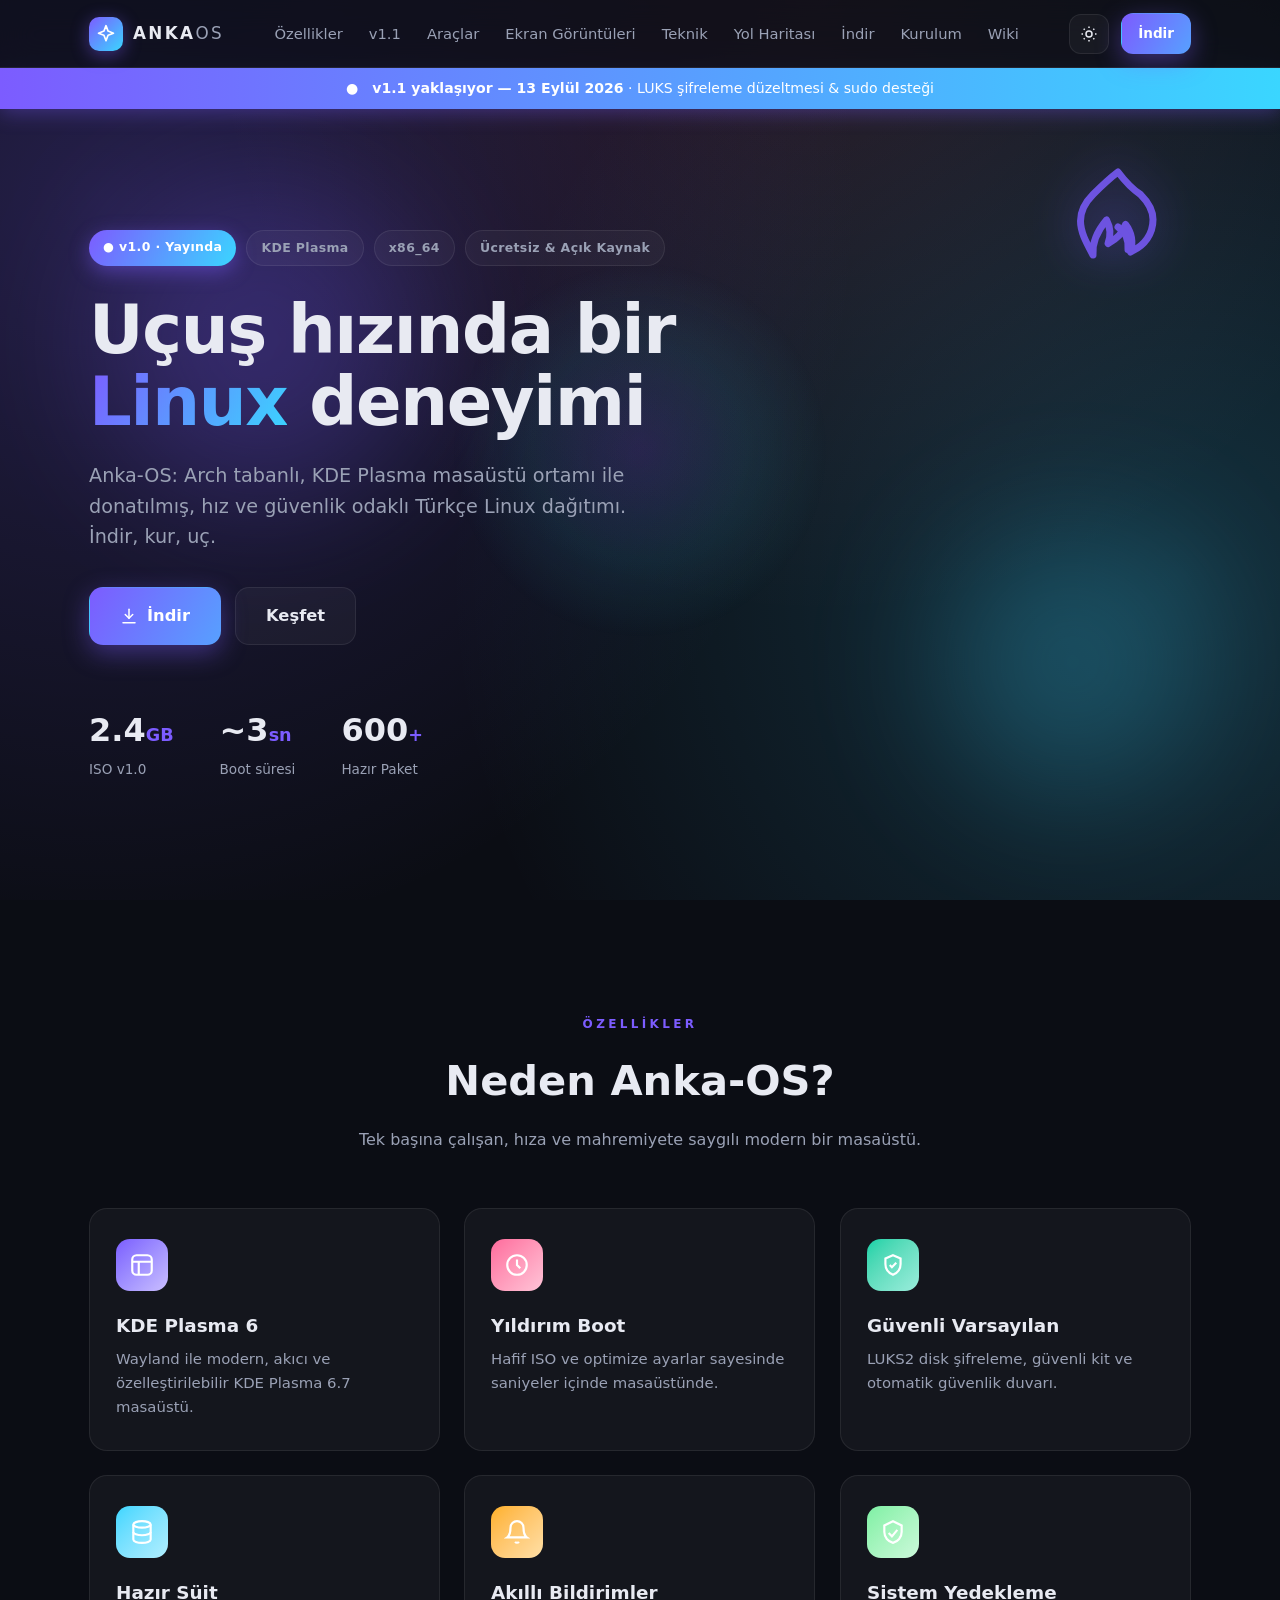
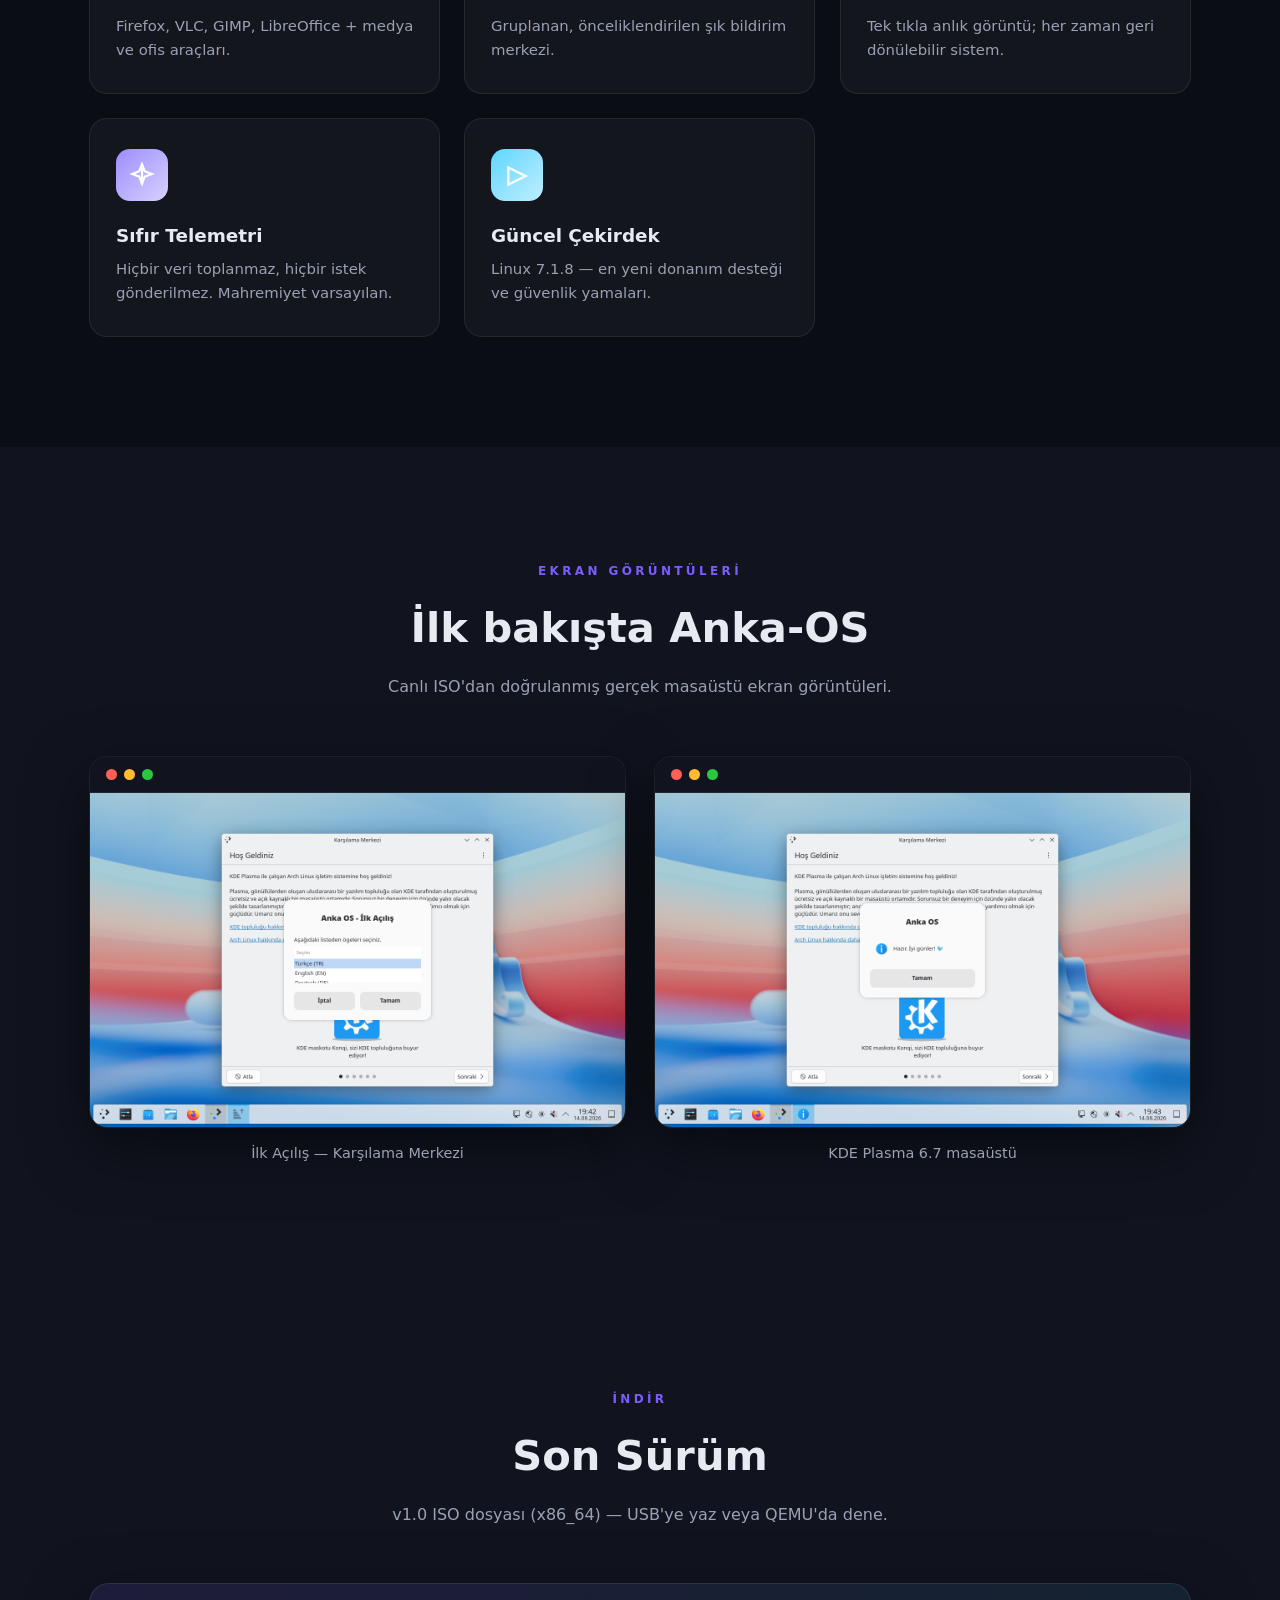
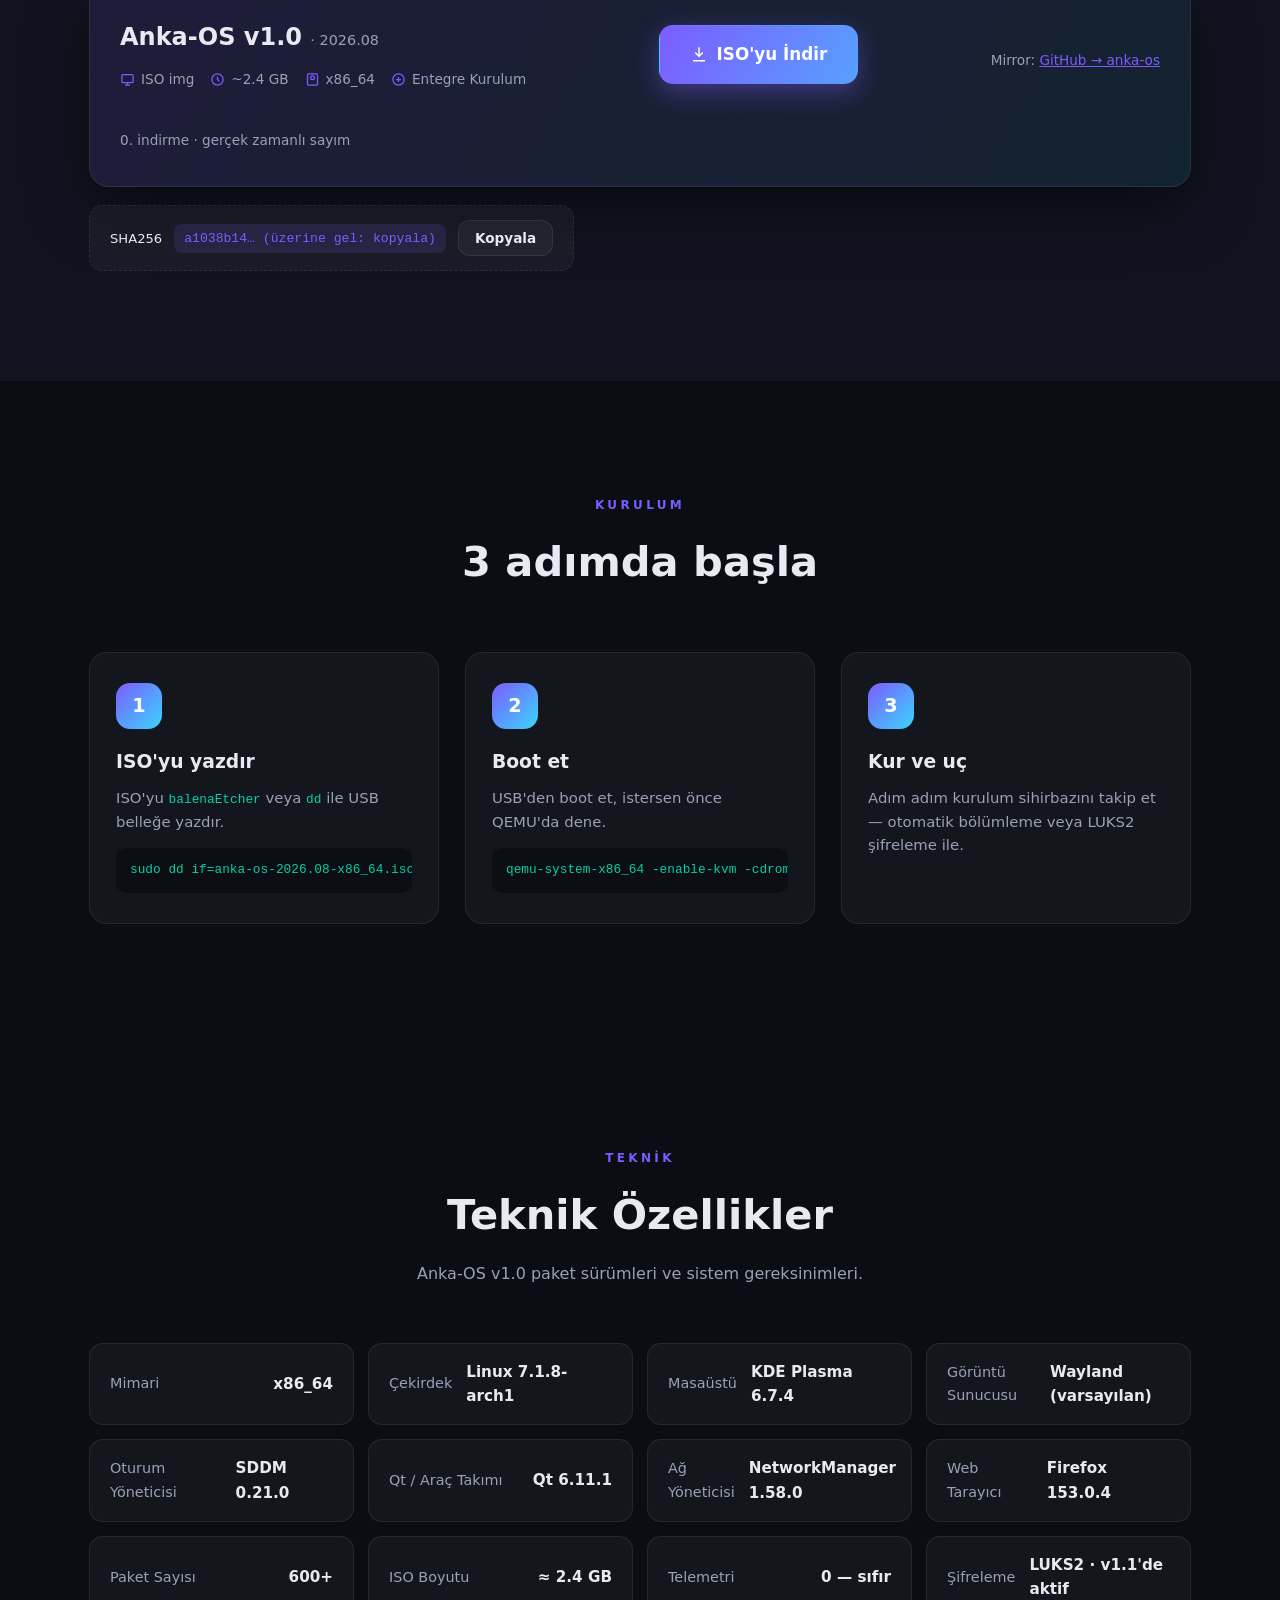
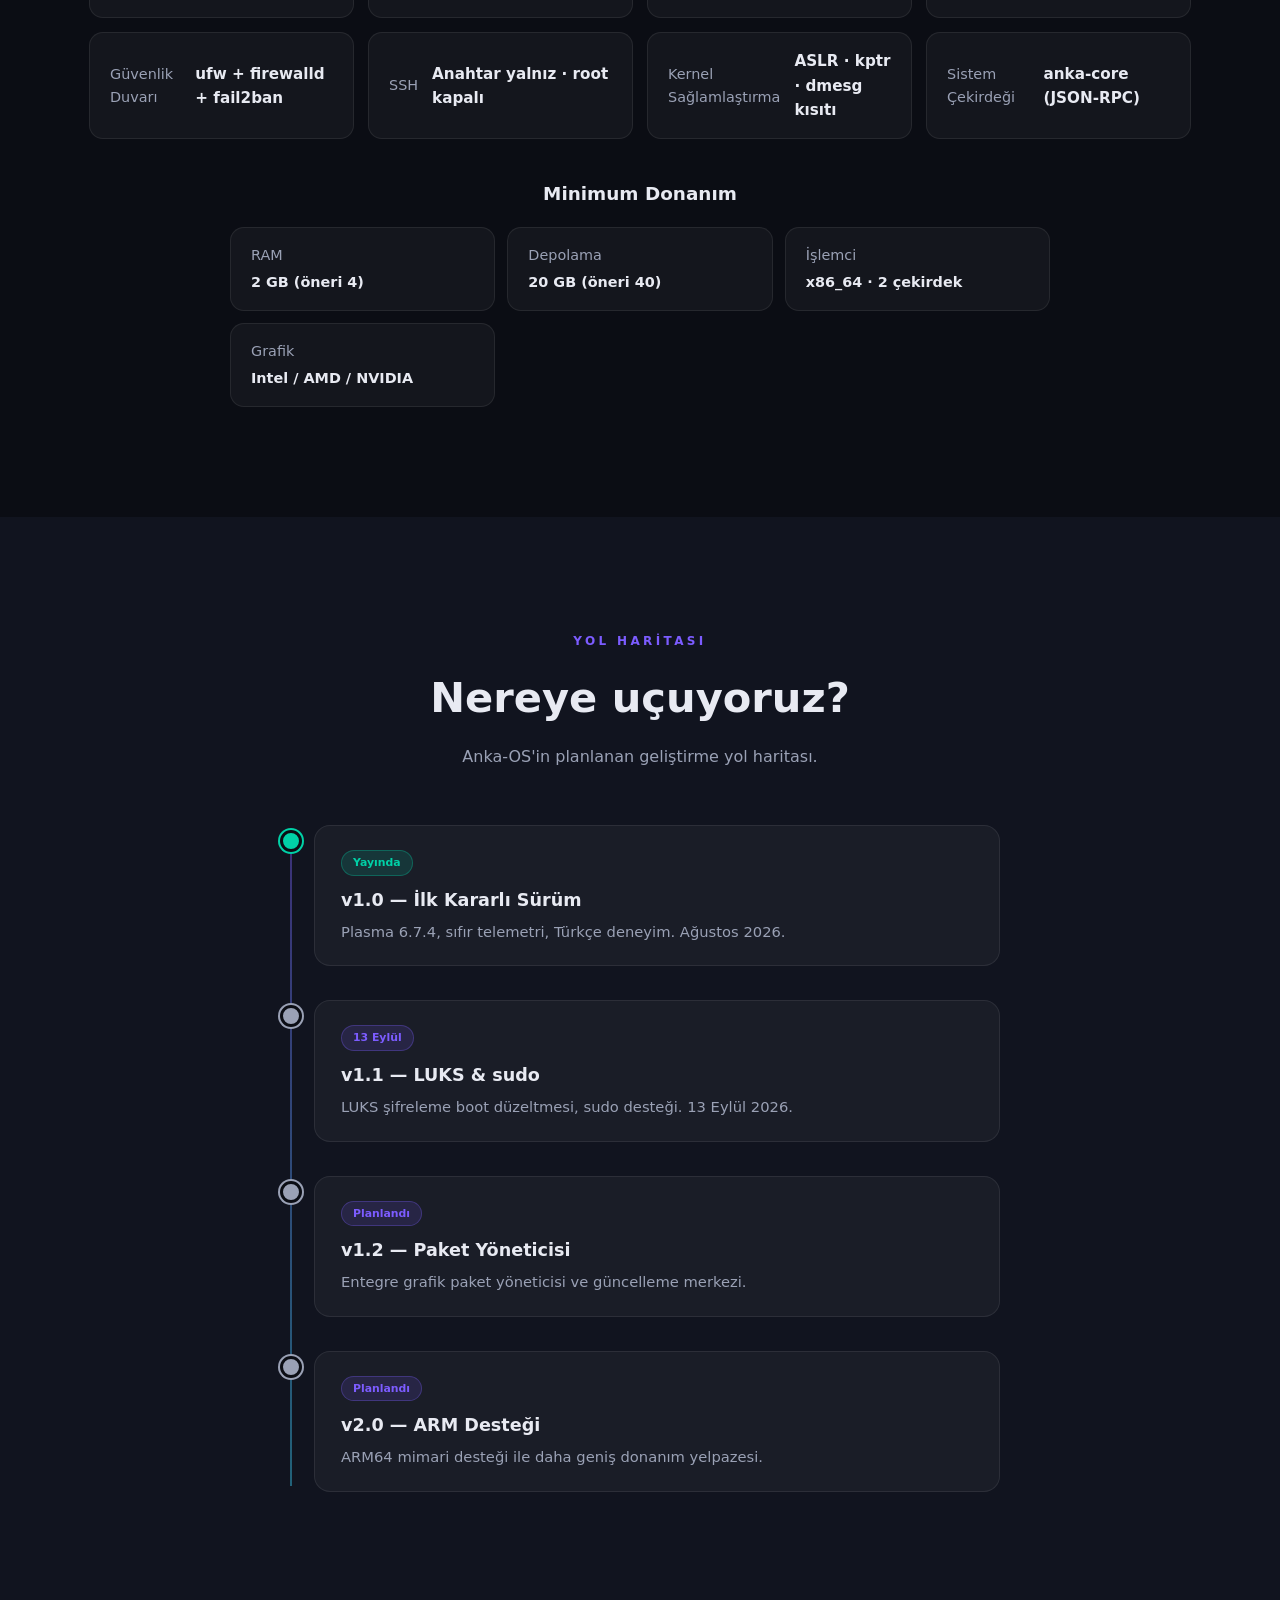
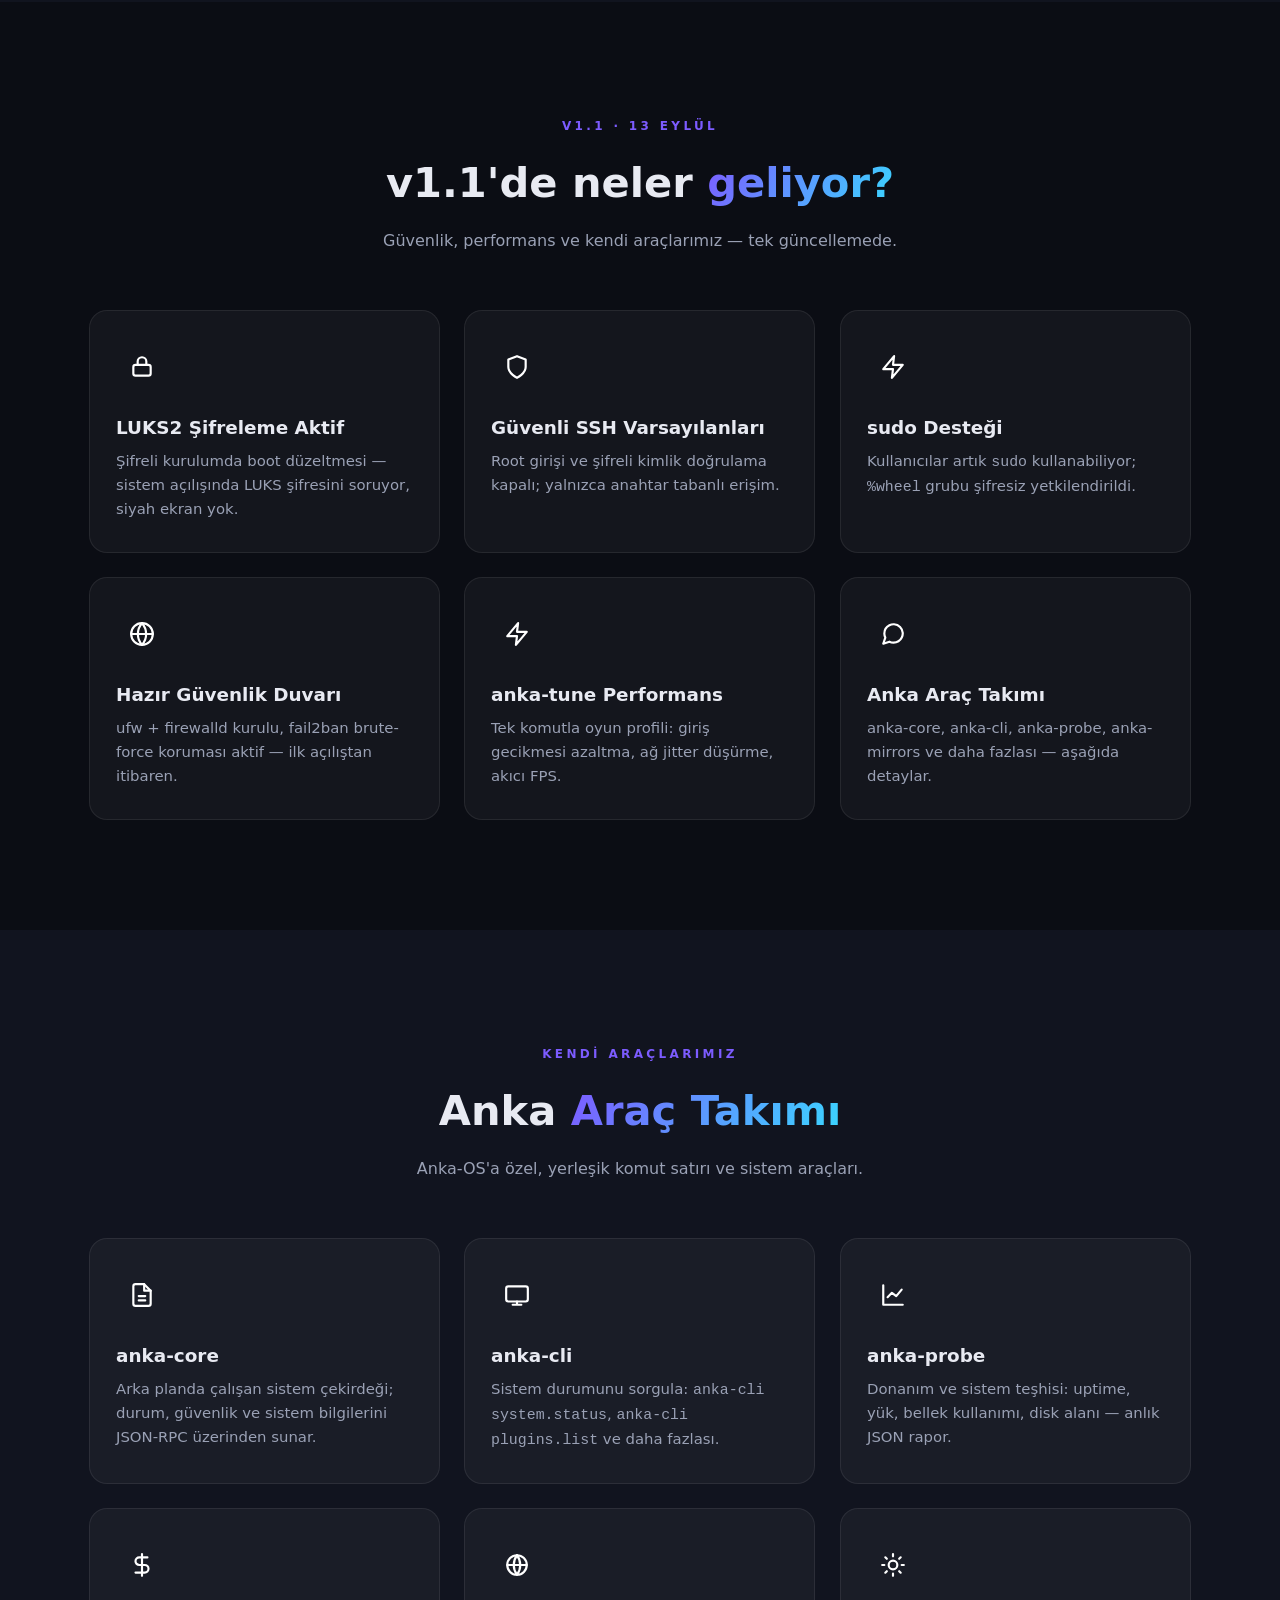
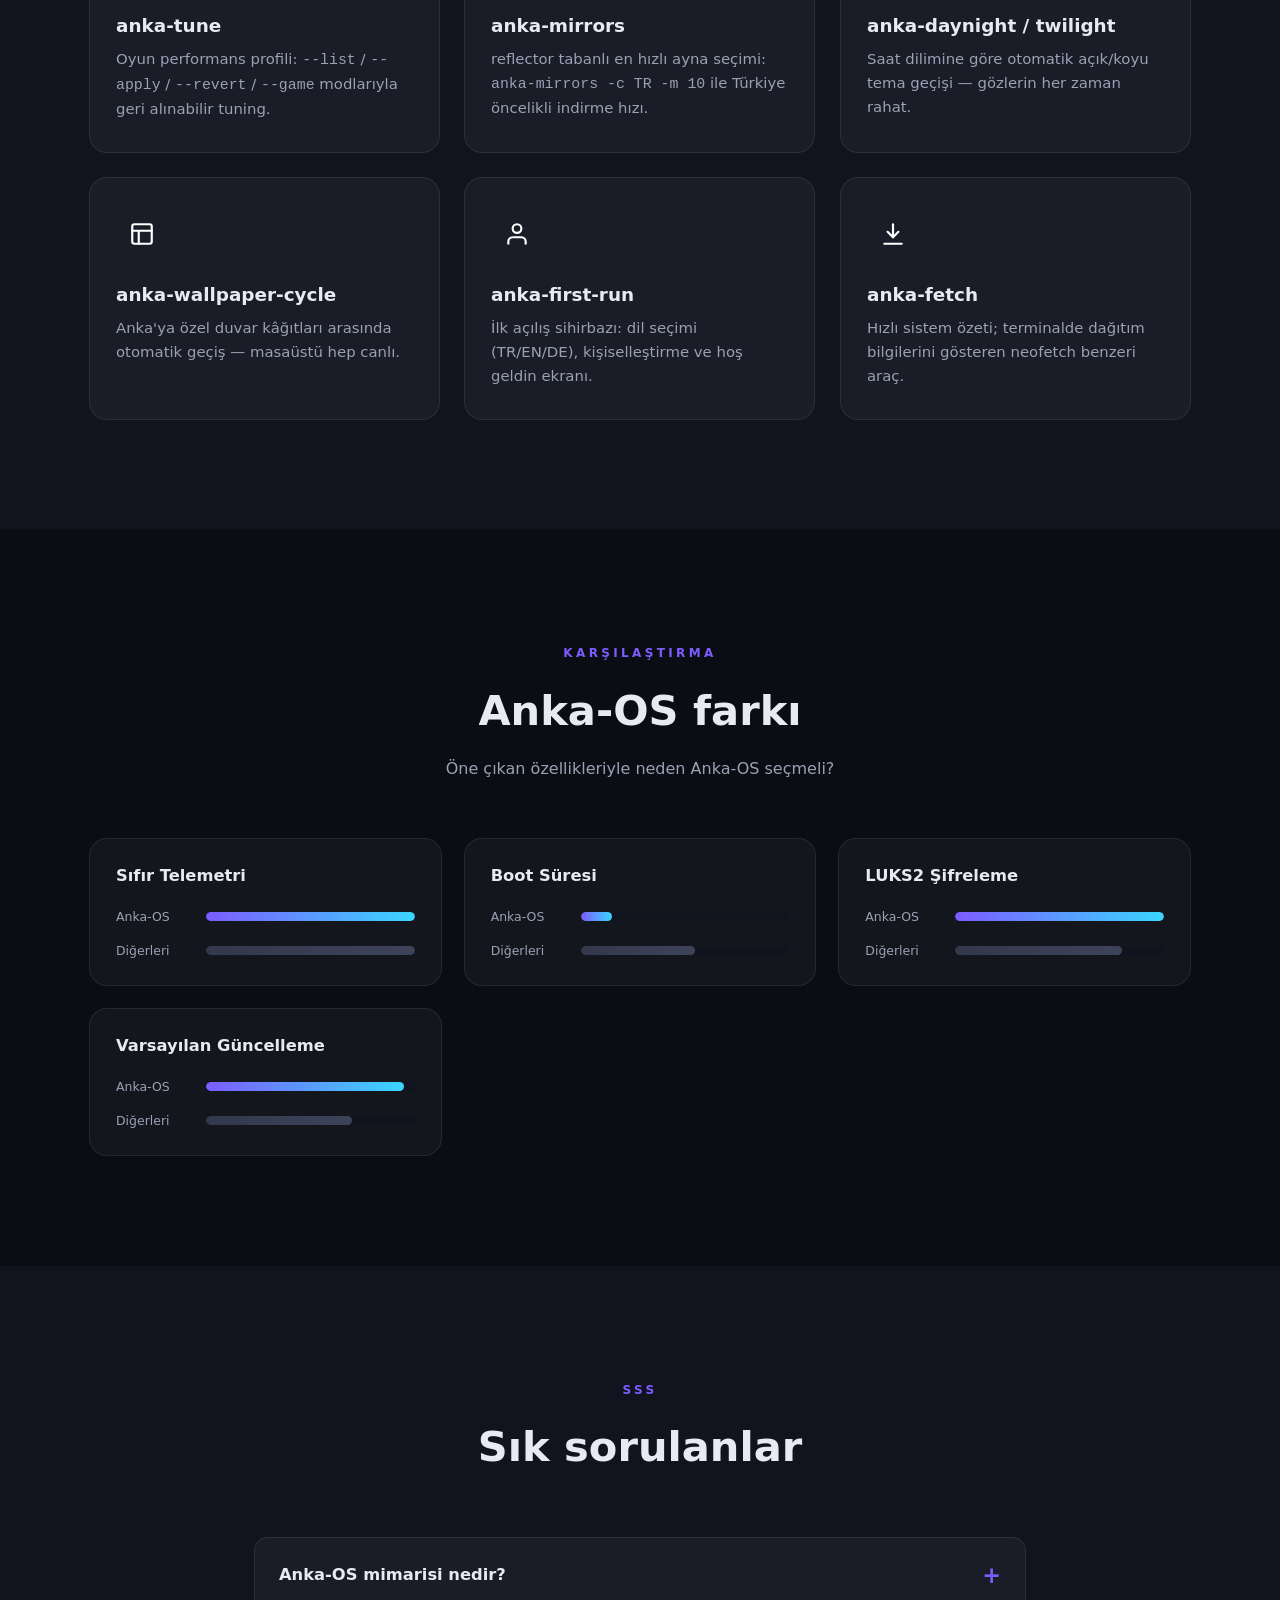
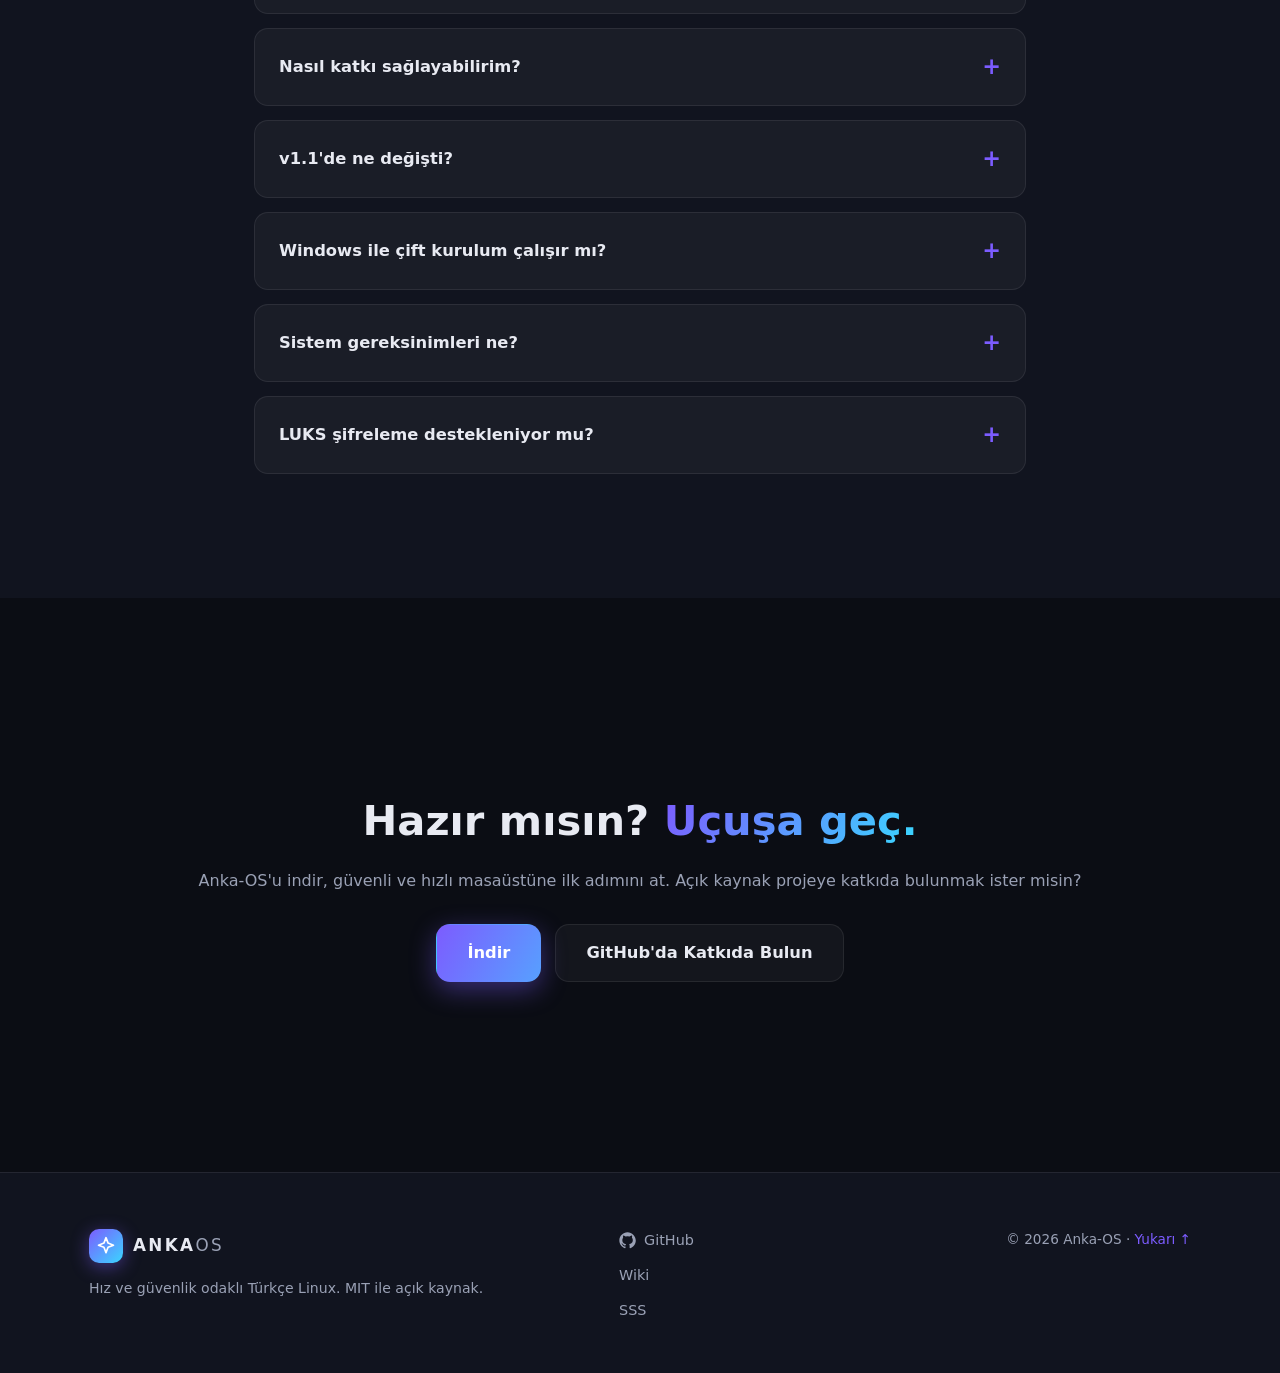
<file: index.html>
<!DOCTYPE html>
<html lang="tr" class="dark">
<head>
  <meta charset="UTF-8">
  <meta name="viewport" content="width=device-width, initial-scale=1.0">
  <title>Anka-OS — Hızlı, Şık, Güvenli Linux Dağıtımı</title>
  <meta name="description" content="Anka-OS: KDE Plasma masaüstü ortamıyla, hız ve güvenlik odaklı Türkçe Linux dağıtımı. v1.0 yayında; v1.1 — 13 Eylül 2026'da çıkıyor. İndir, kur, uç.">
  <meta property="og:title" content="Anka-OS — Hızlı, Şık, Güvenli Linux">
  <meta property="og:description" content="KDE Plasma + en yeni çekirdek. v1.0 yayında. v1.1 yaklaşıyor: LUKS düzeltmesi ve sudo desteği. ISO'yu indir, QEMU'da ya da gerçek donanımda kur.">
  <meta property="og:type" content="website">
  <meta property="og:url" content="https://muhammetodosks.github.io/anka-os-site/">
  <meta property="og:site_name" content="Anka-OS">
  <meta property="og:locale" content="tr_TR">
  <meta property="og:image" content="https://muhammetodosks.github.io/anka-os-site/assets/img/og-cover.png">
  <meta name="twitter:card" content="summary_large_image">
  <meta name="twitter:title" content="Anka-OS — Hızlı, Şık, Güvenli Linux">
  <meta name="twitter:description" content="Türkçe Linux dağıtımı. v1.0 yayında; v1.1 — 13 Eylül 2026'da çıkıyor.">
  <meta name="twitter:image" content="https://muhammetodosks.github.io/anka-os-site/assets/img/og-cover.png">
  <meta name="theme-color" content="#12151c">
  <link rel="canonical" href="https://muhammetodosks.github.io/anka-os-site/">
  <link rel="icon" href="assets/img/favicon.svg" type="image/svg+xml">
  <script type="application/ld+json">
  {
    "@context": "https://schema.org",
    "@type": "SoftwareApplication",
    "name": "Anka-OS",
    "operatingSystem": "Linux",
    "applicationCategory": "OperatingSystem",
    "description": "KDE Plasma masaüstü ortamıyla hız ve güvenlik odaklı Türkçe Linux dağıtımı.",
    "softwareVersion": "1.0",
    "inLanguage": "tr",
    "url": "https://muhammetodosks.github.io/anka-os-site/",
    "offers": { "@type": "Offer", "price": "0", "priceCurrency": "TRY" }
  }
  </script>
  <link rel="stylesheet" href="assets/css/style.css">
  <script defer src="assets/js/main.js"></script>
</head>
<body>

  <!-- SCROLL PROGRESS -->
  <div class="scroll-progress" id="scrollProgress"></div>
  <!-- CURSOR GLOW -->
  <div class="cursor-glow" id="cursorGlow" aria-hidden="true"></div>

  <!-- NAV -->
  <header class="nav" id="nav">
    <div class="container nav-inner">
      <a href="#" class="brand">
        <span class="brand-badge" aria-hidden="true">
          <svg viewBox="0 0 24 24" fill="none" stroke="currentColor" stroke-width="2" stroke-linecap="round" stroke-linejoin="round"><path d="M12 2l2.5 6.5L21 11l-6.5 2.5L12 20l-2.5-6.5L3 11l6.5-2.5z"/></svg>
        </span>
        <span class="brand-text">ANKA<span class="brand-dim">OS</span></span>
      </a>
      <nav class="nav-links" id="navLinks">
        <a href="#ozellikler">Özellikler</a>
        <a href="#v11">v1.1</a>
        <a href="#araclar">Araçlar</a>
        <a href="#ekran">Ekran Görüntüleri</a>
        <a href="#teknik">Teknik</a>
        <a href="#yolharitasi">Yol Haritası</a>
        <a href="#indir">İndir</a>
        <a href="#kurulum">Kurulum</a>
        <a href="wiki.html">Wiki</a>
      </nav>
      <div class="nav-actions">
        <button class="theme-toggle" id="themeToggle" aria-label="Tema değiştir" title="Açık/Koyu tema">
          <svg class="icon-sun" viewBox="0 0 24 24" fill="none" stroke="currentColor" stroke-width="2"><circle cx="12" cy="12" r="4"/><path d="M12 2v2M12 20v2M4.9 4.9l1.4 1.4M17.7 17.7l1.4 1.4M2 12h2M20 12h2M4.9 19.1l1.4-1.4M17.7 6.3l1.4-1.4"/></svg>
          <svg class="icon-moon" viewBox="0 0 24 24" fill="none" stroke="currentColor" stroke-width="2"><path d="M21 12.8A9 9 0 1111.2 3a7 7 0 009.8 9.8z"/></svg>
        </button>
        <a href="#indir" class="btn btn-primary btn-sm">İndir</a>
        <button class="hamburger" id="hamburger" aria-label="Menü">
          <span></span><span></span><span></span>
        </button>
      </div>
    </div>
  </header>

  <!-- YAYIN DUYURUSU -->
  <div class="announce" id="announce">
    <div class="container announce-inner">
      <span class="announce-pulse">●</span>
      <span class="announce-text"><b>v1.1 yaklaşıyor — 13 Eylül 2026</b> · LUKS şifreleme düzeltmesi &amp; sudo desteği</span>
    </div>
  </div>

  <!-- HERO -->
  <section class="hero">
    <div class="hero-bg" aria-hidden="true"></div>
    <div class="hero-orbs" aria-hidden="true"></div>
    <div class="hero-pheonix" aria-hidden="true">
      <svg viewBox="0 0 24 24" fill="none" stroke="currentColor" stroke-width="1.4" stroke-linecap="round" stroke-linejoin="round"><path d="M12 2c1.5 2 3 3.5 4.5 4.5C18 8 19 9.5 19 11.5c0 3-1.8 5.2-4 6.2l-.5.3c.5-1.8.3-3.8-1-5.5-.6 1.8-1.9 3-3.5 3.8.6-1.6.5-3.2-.3-4.7-1.6 1.9-2.9 4.4-2.7 7C5.6 16 4.5 14 4.5 11.8 4.5 9.8 5.5 8 7 6.5 8.5 5 10 3.5 12 2z"/><path d="M12 13c1.5 1 2.2 2.5 2 4.5"/></svg>
    </div>
    <div class="container hero-inner">
      <div class="hero-badges an-1">
        <span class="badge badge-glow">● v1.0 · Yayında</span>
        <span class="badge">KDE Plasma</span>
        <span class="badge">x86_64</span>
        <span class="badge">Ücretsiz & Açık Kaynak</span>
      </div>
      <h1 class="hero-title an-2">Uçuş hızında bir<br><span class="grad">Linux</span> deneyimi</h1>
      <p class="hero-sub an-3">
        Anka-OS: Arch tabanlı, KDE Plasma masaüstü ortamı ile donatılmış,
        hız ve güvenlik odaklı Türkçe Linux dağıtımı. İndir, kur, uç.
      </p>
      <div class="hero-actions an-4">
        <a href="#indir" class="btn btn-primary btn-lg">
          <svg viewBox="0 0 24 24" fill="none" stroke="currentColor" stroke-width="2" stroke-linecap="round"><path d="M12 3v12"/><path d="M7 10l5 5 5-5"/><path d="M4 21h16"/></svg>
          İndir
        </a>
        <a href="#ozellikler" class="btn btn-ghost btn-lg">Keşfet</a>
      </div>
      <div class="hero-stats an-5">
        <div class="stat"><b>2.4<span>GB</span></b><small>ISO v1.0</small></div>
        <div class="stat"><b>~3<span>sn</span></b><small>Boot süresi</small></div>
        <div class="stat"><b>600<span>+</span></b><small>Hazır Paket</small></div>
      </div>
    </div>
  </section>

  <!-- ÖZELLİKLER -->
  <section class="section" id="ozellikler">
    <div class="container">
      <div class="section-head">
        <span class="overline">Özellikler</span>
        <h2>Neden Anka-OS?</h2>
        <p>Tek başına çalışan, hıza ve mahremiyete saygılı modern bir masaüstü.</p>
      </div>
      <div class="grid">
        <article class="card">
          <div class="card-icon" style="--ic:#7c5cff">
            <svg viewBox="0 0 24 24" fill="none" stroke="currentColor" stroke-width="2"><rect x="3" y="3" width="18" height="18" rx="4"/><path d="M3 9h18M9 21V9"/></svg>
          </div>
          <h3>KDE Plasma 6</h3>
          <p>Wayland ile modern, akıcı ve özelleştirilebilir KDE Plasma 6.7 masaüstü.</p>
        </article>
        <article class="card">
          <div class="card-icon" style="--ic:#ff6b9d">
            <svg viewBox="0 0 24 24" fill="none" stroke="currentColor" stroke-width="2"><circle cx="12" cy="12" r="9"/><path d="M12 7v5l3 3"/></svg>
          </div>
          <h3>Yıldırım Boot</h3>
          <p>Hafif ISO ve optimize ayarlar sayesinde saniyeler içinde masaüstünde.</p>
        </article>
        <article class="card">
          <div class="card-icon" style="--ic:#00d1a7">
            <svg viewBox="0 0 24 24" fill="none" stroke="currentColor" stroke-width="2"><path d="M12 3l7 3v5c0 5-3.5 8.5-7 10-3.5-1.5-7-5-7-10V6z"/><path d="M9 12l2 2 4-4"/></svg>
          </div>
          <h3>Güvenli Varsayılan</h3>
          <p>LUKS2 disk şifreleme, güvenli kit ve otomatik güvenlik duvarı.</p>
        </article>
        <article class="card">
          <div class="card-icon" style="--ic:#3ad6ff">
            <svg viewBox="0 0 24 24" fill="none" stroke="currentColor" stroke-width="2"><ellipse cx="12" cy="5" rx="8" ry="3"/><path d="M4 5v14c0 1.7 3.6 3 8 3s8-1.3 8-3V5"/><path d="M4 12c0 1.7 3.6 3 8 3s8-1.3 8-3"/></svg>
          </div>
          <h3>Hazır Süit</h3>
          <p>Firefox, VLC, GIMP, LibreOffice + medya ve ofis araçları.</p>
        </article>
        <article class="card">
          <div class="card-icon" style="--ic:#ffb020">
            <svg viewBox="0 0 24 24" fill="none" stroke="currentColor" stroke-width="2"><path d="M18 8a6 6 0 00-12 0c0 7-3 9-3 9h18s-3-2-3-9"/><path d="M13.7 21a2 2 0 01-3.4 0"/></svg>
          </div>
          <h3>Akıllı Bildirimler</h3>
          <p>Gruplanan, önceliklendirilen şık bildirim merkezi.</p>
        </article>
        <article class="card">
          <div class="card-icon" style="--ic:#7ef0a4">
            <svg viewBox="0 0 24 24" fill="none" stroke="currentColor" stroke-width="2"><path d="M12 2l8 4v6c0 5-3.5 9-8 10-4.5-1-8-5-8-10V6z"/><path d="M8 13l3 3 5-6"/></svg>
          </div>
          <h3>Sistem Yedekleme</h3>
          <p>Tek tıkla anlık görüntü; her zaman geri dönülebilir sistem.</p>
        </article>
        <article class="card">
          <div class="card-icon" style="--ic:#9d8cff">
            <svg viewBox="0 0 24 24" fill="none" stroke="currentColor" stroke-width="2"><path d="M12 2l2.5 6.5L21 11l-6.5 2.5L12 20l-2.5-6.5L3 11l6.5-2.5z"/><path d="M12 2v18"/></svg>
          </div>
          <h3>Sıfır Telemetri</h3>
          <p>Hiçbir veri toplanmaz, hiçbir istek gönderilmez. Mahremiyet varsayılan.</p>
        </article>
        <article class="card">
          <div class="card-icon" style="--ic:#5ad6ff">
            <svg viewBox="0 0 24 24" fill="none" stroke="currentColor" stroke-width="2"><path d="M4 19V5M4 5l16 8-16 8z"/></svg>
          </div>
          <h3>Güncel Çekirdek</h3>
          <p>Linux 7.1.8 — en yeni donanım desteği ve güvenlik yamaları.</p>
        </article>
      </div>
    </div>
  </section>

  <!-- EKRAN GÖRÜNTÜLERİ -->
  <section class="section section-alt" id="ekran">
    <div class="container">
      <div class="section-head">
        <span class="overline">Ekran Görüntüleri</span>
        <h2>İlk bakışta Anka-OS</h2>
        <p>Canlı ISO'dan doğrulanmış gerçek masaüstü ekran görüntüleri.</p>
      </div>
      <div class="shots">
        <figure class="shot">
          <div class="shot-frame">
            <div class="shot-bar"><span></span><span></span><span></span></div>
            <img src="assets/img/screenshot-welcome.png" alt="Anka-OS karşılama ekranı" loading="lazy">
          </div>
          <figcaption>İlk Açılış — Karşılama Merkezi</figcaption>
        </figure>
        <figure class="shot">
          <div class="shot-frame">
            <div class="shot-bar"><span></span><span></span><span></span></div>
            <img src="assets/img/screenshot-desktop.png" alt="Anka-OS masaüstü" loading="lazy">
          </div>
          <figcaption>KDE Plasma 6.7 masaüstü</figcaption>
        </figure>
      </div>
    </div>
  </section>

  <!-- İNDİR -->
  <section class="section section-alt" id="indir">
    <div class="container">
      <div class="section-head">
        <span class="overline">İndir</span>
        <h2>Son Sürüm</h2>
        <p>v1.0 ISO dosyası (x86_64) — USB'ye yaz veya QEMU'da dene.</p>
      </div>
      <div class="download-card">
        <div class="dl-info">
          <div class="dl-ver">Anka-OS <b>v1.0</b> <span class="dl-date">· 2026.08</span></div>
          <div class="dl-meta">
            <span><svg viewBox="0 0 24 24" fill="none" stroke="currentColor" stroke-width="2"><rect x="3" y="4" width="18" height="13" rx="2"/><path d="M8 21h8M12 17v4"/></svg> ISO img</span>
            <span><svg viewBox="0 0 24 24" fill="none" stroke="currentColor" stroke-width="2"><circle cx="12" cy="12" r="9"/><path d="M12 7v5l3 3"/></svg> ~2.4 GB</span>
            <span><svg viewBox="0 0 24 24" fill="none" stroke="currentColor" stroke-width="2"><rect x="4" y="3" width="16" height="18" rx="2"/><path d="M12 12c1.5 0 3-1 3-3 0-2-1-3-3-3s-3 1-3 3c0 2 1.5 3 3 3z"/></svg> x86_64</span>
            <span><svg viewBox="0 0 24 24" fill="none" stroke="currentColor" stroke-width="2"><circle cx="12" cy="12" r="9"/><path d="M8 12h8M12 8v8"/></svg> Entegre Kurulum</span>
          </div>
        </div>
        <a href="https://drive.usercontent.google.com/download?id=1ZesMBj_uXWnRsh5Z6Bl4nd_MOm4eyefO&export=download" class="btn btn-primary btn-lg dl-btn" id="downloadBtn" target="_blank" rel="noopener">
          <svg viewBox="0 0 24 24" fill="none" stroke="currentColor" stroke-width="2"><path d="M12 3v12"/><path d="M7 10l5 5 5-5"/><path d="M4 21h16"/></svg>
          ISO'yu İndir
        </a>
        <p class="dl-note">Mirror: <a href="https://github.com/muhammetodosks/anka-os" target="_blank" rel="noopener">GitHub → anka-os</a></p>
        <p class="dl-note"><span id="dlCount" class="dl-count">—</span> indirme · gerçek zamanlı sayım</p>
      </div>
      <div class="checksum">
        <span>SHA256</span>
        <code id="checksumText" data-hash="a1038b14d2b3125dcf6e9a8c7d0b4a1f5e6f7a8b9c0d1e2f3a4b5c6d7e8f9a0b">a1038b14… (üzerine gel: kopyala)</code>
        <button class="btn btn-ghost btn-sm" id="copyChecksum">Kopyala</button>
      </div>
    </div>
  </section>

  <!-- KURULUM -->
  <section class="section" id="kurulum">
    <div class="container">
      <div class="section-head">
        <span class="overline">Kurulum</span>
        <h2>3 adımda başla</h2>
      </div>
      <div class="steps">
        <div class="step">
          <div class="step-num">1</div>
          <h3>ISO'yu yazdır</h3>
          <p>ISO'yu <code>balenaEtcher</code> veya <code>dd</code> ile USB belleğe yazdır.</p>
          <pre><code>sudo dd if=anka-os-2026.08-x86_64.iso of=/dev/sdX bs=4M status=progress</code></pre>
        </div>
        <div class="step">
          <div class="step-num">2</div>
          <h3>Boot et</h3>
          <p>USB'den boot et, istersen önce QEMU'da dene.</p>
          <pre><code>qemu-system-x86_64 -enable-kvm -cdrom anka-os-2026.08-x86_64.iso -m 4096</code></pre>
        </div>
        <div class="step">
          <div class="step-num">3</div>
          <h3>Kur ve uç</h3>
          <p>Adım adım kurulum sihirbazını takip et — otomatik bölümleme veya LUKS2 şifreleme ile.</p>
        </div>
      </div>
    </div>
  </section>

  <!-- TEKNİK -->
  <section class="section" id="teknik">
    <div class="container">
      <div class="section-head">
        <span class="overline">Teknik</span>
        <h2>Teknik Özellikler</h2>
        <p>Anka-OS v1.0 paket sürümleri ve sistem gereksinimleri.</p>
      </div>
      <div class="spec-grid">
        <div class="spec-item"><span class="spec-k">Mimari</span><span class="spec-v">x86_64</span></div>
        <div class="spec-item"><span class="spec-k">Çekirdek</span><span class="spec-v">Linux 7.1.8-arch1</span></div>
        <div class="spec-item"><span class="spec-k">Masaüstü</span><span class="spec-v">KDE Plasma 6.7.4</span></div>
        <div class="spec-item"><span class="spec-k">Görüntü Sunucusu</span><span class="spec-v">Wayland (varsayılan)</span></div>
        <div class="spec-item"><span class="spec-k">Oturum Yöneticisi</span><span class="spec-v">SDDM 0.21.0</span></div>
        <div class="spec-item"><span class="spec-k">Qt / Araç Takımı</span><span class="spec-v">Qt 6.11.1</span></div>
        <div class="spec-item"><span class="spec-k">Ağ Yöneticisi</span><span class="spec-v">NetworkManager 1.58.0</span></div>
        <div class="spec-item"><span class="spec-k">Web Tarayıcı</span><span class="spec-v">Firefox 153.0.4</span></div>
        <div class="spec-item"><span class="spec-k">Paket Sayısı</span><span class="spec-v">600+</span></div>
        <div class="spec-item"><span class="spec-k">ISO Boyutu</span><span class="spec-v">≈ 2.4 GB</span></div>
        <div class="spec-item"><span class="spec-k">Telemetri</span><span class="spec-v">0 — sıfır</span></div>
        <div class="spec-item"><span class="spec-k">Şifreleme</span><span class="spec-v">LUKS2 · v1.1'de aktif</span></div>
        <div class="spec-item"><span class="spec-k">Güvenlik Duvarı</span><span class="spec-v">ufw + firewalld + fail2ban</span></div>
        <div class="spec-item"><span class="spec-k">SSH</span><span class="spec-v">Anahtar yalnız · root kapalı</span></div>
        <div class="spec-item"><span class="spec-k">Kernel Sağlamlaştırma</span><span class="spec-v">ASLR · kptr · dmesg kısıtı</span></div>
        <div class="spec-item"><span class="spec-k">Sistem Çekirdeği</span><span class="spec-v">anka-core (JSON-RPC)</span></div>
      </div>
      <div class="reqs">
        <h3>Minimum Donanım</h3>
        <div class="req-grid">
          <div><span class="spec-k">RAM</span><span class="spec-v">2 GB (öneri 4)</span></div>
          <div><span class="spec-k">Depolama</span><span class="spec-v">20 GB (öneri 40)</span></div>
          <div><span class="spec-k">İşlemci</span><span class="spec-v">x86_64 · 2 çekirdek</span></div>
          <div><span class="spec-k">Grafik</span><span class="spec-v">Intel / AMD / NVIDIA</span></div>
        </div>
      </div>
    </div>
  </section>

  <!-- YOL HARİTASI -->
  <section class="section section-alt" id="yolharitasi">
    <div class="container">
      <div class="section-head">
        <span class="overline">Yol Haritası</span>
        <h2>Nereye uçuyoruz?</h2>
        <p>Anka-OS'in planlanan geliştirme yol haritası.</p>
      </div>
      <div class="timeline">
        <div class="tl-item">
          <div class="tl-dot done"></div>
          <div class="tl-body">
            <span class="tl-tag done">Yayında</span>
            <h3>v1.0 — İlk Kararlı Sürüm</h3>
            <p>Plasma 6.7.4, sıfır telemetri, Türkçe deneyim. Ağustos 2026.</p>
          </div>
        </div>
        <div class="tl-item">
          <div class="tl-dot soon"></div>
          <div class="tl-body">
            <span class="tl-tag soon">13 Eylül</span>
            <h3>v1.1 — LUKS &amp; sudo</h3>
            <p>LUKS şifreleme boot düzeltmesi, sudo desteği. 13 Eylül 2026.</p>
          </div>
        </div>
        <div class="tl-item">
          <div class="tl-dot soon"></div>
          <div class="tl-body">
            <span class="tl-tag soon">Planlandı</span>
            <h3>v1.2 — Paket Yöneticisi</h3>
            <p>Entegre grafik paket yöneticisi ve güncelleme merkezi.</p>
          </div>
        </div>
        <div class="tl-item">
          <div class="tl-dot soon"></div>
          <div class="tl-body">
            <span class="tl-tag soon">Planlandı</span>
            <h3>v2.0 — ARM Desteği</h3>
            <p>ARM64 mimari desteği ile daha geniş donanım yelpazesi.</p>
          </div>
        </div>
      </div>
    </div>
  </section>

  <!-- V1.1 GELİYOR -->
  <section class="section" id="v11">
    <div class="container">
      <div class="section-head">
        <span class="overline">v1.1 · 13 Eylül</span>
        <h2>v1.1'de neler <span class="grad">geliyor?</span></h2>
        <p>Güvenlik, performans ve kendi araçlarımız — tek güncellemede.</p>
      </div>
      <div class="grid">
        <div class="card">
          <div class="card-icon" aria-hidden="true">
            <svg viewBox="0 0 24 24" fill="none" stroke="currentColor" stroke-width="2" stroke-linecap="round" stroke-linejoin="round"><rect x="4" y="10" width="16" height="10" rx="2"/><path d="M8 10V7a4 4 0 018 0v3"/></svg>
          </div>
          <h3>LUKS2 Şifreleme Aktif</h3>
          <p>Şifreli kurulumda boot düzeltmesi — sistem açılışında LUKS şifresini soruyor, siyah ekran yok.</p>
        </div>
        <div class="card">
          <div class="card-icon" aria-hidden="true">
            <svg viewBox="0 0 24 24" fill="none" stroke="currentColor" stroke-width="2" stroke-linecap="round" stroke-linejoin="round"><path d="M12 22s8-4 8-10V5l-8-3-8 3v7c0 6 8 10 8 10z"/></svg>
          </div>
          <h3>Güvenli SSH Varsayılanları</h3>
          <p>Root girişi ve şifreli kimlik doğrulama kapalı; yalnızca anahtar tabanlı erişim.</p>
        </div>
        <div class="card">
          <div class="card-icon" aria-hidden="true">
            <svg viewBox="0 0 24 24" fill="none" stroke="currentColor" stroke-width="2" stroke-linecap="round" stroke-linejoin="round"><path d="M13 2L3 14h9l-1 8 10-12h-9l1-8z"/></svg>
          </div>
          <h3>sudo Desteği</h3>
          <p>Kullanıcılar artık <code>sudo</code> kullanabiliyor; <code>%wheel</code> grubu şifresiz yetkilendirildi.</p>
        </div>
        <div class="card">
          <div class="card-icon" aria-hidden="true">
            <svg viewBox="0 0 24 24" fill="none" stroke="currentColor" stroke-width="2" stroke-linecap="round" stroke-linejoin="round"><path d="M12 2a10 10 0 1010 10 10 10 0 00-10-10z"/><path d="M2 12h20M12 2a15 15 0 010 20M12 2a15 15 0 000 20"/></svg>
          </div>
          <h3>Hazır Güvenlik Duvarı</h3>
          <p>ufw + firewalld kurulu, fail2ban brute-force koruması aktif — ilk açılıştan itibaren.</p>
        </div>
        <div class="card">
          <div class="card-icon" aria-hidden="true">
            <svg viewBox="0 0 24 24" fill="none" stroke="currentColor" stroke-width="2" stroke-linecap="round" stroke-linejoin="round"><polygon points="13 2 3 14 12 14 11 22 21 10 12 10 13 2"/></svg>
          </div>
          <h3>anka-tune Performans</h3>
          <p>Tek komutla oyun profili: giriş gecikmesi azaltma, ağ jitter düşürme, akıcı FPS.</p>
        </div>
        <div class="card">
          <div class="card-icon" aria-hidden="true">
            <svg viewBox="0 0 24 24" fill="none" stroke="currentColor" stroke-width="2" stroke-linecap="round" stroke-linejoin="round"><path d="M21 11.5a8.38 8.38 0 01-.9 3.8 8.5 8.5 0 01-7.6 4.7 8.38 8.38 0 01-3.8-.9L3 21l1.9-5.7a8.38 8.38 0 01-.9-3.8 8.5 8.5 0 014.7-7.6 8.38 8.38 0 013.8-.9h.5a8.48 8.48 0 018 8v.5z"/></svg>
          </div>
          <h3>Anka Araç Takımı</h3>
          <p>anka-core, anka-cli, anka-probe, anka-mirrors ve daha fazlası — aşağıda detaylar.</p>
        </div>
      </div>
    </div>
  </section>

  <!-- ANKA ARAÇLARI -->
  <section class="section section-alt" id="araclar">
    <div class="container">
      <div class="section-head">
        <span class="overline">Kendi Araçlarımız</span>
        <h2>Anka <span class="grad">Araç Takımı</span></h2>
        <p>Anka-OS'a özel, yerleşik komut satırı ve sistem araçları.</p>
      </div>
      <div class="grid">
        <div class="card">
          <div class="card-icon" aria-hidden="true">
            <svg viewBox="0 0 24 24" fill="none" stroke="currentColor" stroke-width="2" stroke-linecap="round" stroke-linejoin="round"><path d="M14 2H6a2 2 0 00-2 2v16a2 2 0 002 2h12a2 2 0 002-2V8z"/><path d="M14 2v6h6M9 13h6M9 17h6"/></svg>
          </div>
          <h3>anka-core</h3>
          <p>Arka planda çalışan sistem çekirdeği; durum, güvenlik ve sistem bilgilerini JSON-RPC üzerinden sunar.</p>
        </div>
        <div class="card">
          <div class="card-icon" aria-hidden="true">
            <svg viewBox="0 0 24 24" fill="none" stroke="currentColor" stroke-width="2" stroke-linecap="round" stroke-linejoin="round"><rect x="2" y="4" width="20" height="14" rx="2"/><path d="M8 21h8M12 18v3"/></svg>
          </div>
          <h3>anka-cli</h3>
          <p>Sistem durumunu sorgula: <code>anka-cli system.status</code>, <code>anka-cli plugins.list</code> ve daha fazlası.</p>
        </div>
        <div class="card">
          <div class="card-icon" aria-hidden="true">
            <svg viewBox="0 0 24 24" fill="none" stroke="currentColor" stroke-width="2" stroke-linecap="round" stroke-linejoin="round"><path d="M3 3v18h18"/><path d="M7 14l4-4 4 3 5-6"/></svg>
          </div>
          <h3>anka-probe</h3>
          <p>Donanım ve sistem teşhisi: uptime, yük, bellek kullanımı, disk alanı — anlık JSON rapor.</p>
        </div>
        <div class="card">
          <div class="card-icon" aria-hidden="true">
            <svg viewBox="0 0 24 24" fill="none" stroke="currentColor" stroke-width="2" stroke-linecap="round" stroke-linejoin="round"><path d="M12 2v20M17 5H9.5a3.5 3.5 0 000 7h5a3.5 3.5 0 010 7H6"/></svg>
          </div>
          <h3>anka-tune</h3>
          <p>Oyun performans profili: <code>--list</code> / <code>--apply</code> / <code>--revert</code> / <code>--game</code> modlarıyla geri alınabilir tuning.</p>
        </div>
        <div class="card">
          <div class="card-icon" aria-hidden="true">
            <svg viewBox="0 0 24 24" fill="none" stroke="currentColor" stroke-width="2" stroke-linecap="round" stroke-linejoin="round"><circle cx="12" cy="12" r="9"/><path d="M3 12h18M12 3a15 15 0 010 18M12 3a15 15 0 000 18"/></svg>
          </div>
          <h3>anka-mirrors</h3>
          <p>reflector tabanlı en hızlı ayna seçimi: <code>anka-mirrors -c TR -m 10</code> ile Türkiye öncelikli indirme hızı.</p>
        </div>
        <div class="card">
          <div class="card-icon" aria-hidden="true">
            <svg viewBox="0 0 24 24" fill="none" stroke="currentColor" stroke-width="2" stroke-linecap="round" stroke-linejoin="round"><circle cx="12" cy="12" r="4"/><path d="M12 2v2M12 20v2M4.9 4.9l1.4 1.4M17.7 17.7l1.4 1.4M2 12h2M20 12h2M4.9 19.1l1.4-1.4M17.7 6.3l1.4-1.4"/></svg>
          </div>
          <h3>anka-daynight / twilight</h3>
          <p>Saat dilimine göre otomatik açık/koyu tema geçişi — gözlerin her zaman rahat.</p>
        </div>
        <div class="card">
          <div class="card-icon" aria-hidden="true">
            <svg viewBox="0 0 24 24" fill="none" stroke="currentColor" stroke-width="2" stroke-linecap="round" stroke-linejoin="round"><rect x="3" y="3" width="18" height="18" rx="2"/><path d="M3 9h18M9 21V9"/></svg>
          </div>
          <h3>anka-wallpaper-cycle</h3>
          <p>Anka'ya özel duvar kâğıtları arasında otomatik geçiş — masaüstü hep canlı.</p>
        </div>
        <div class="card">
          <div class="card-icon" aria-hidden="true">
            <svg viewBox="0 0 24 24" fill="none" stroke="currentColor" stroke-width="2" stroke-linecap="round" stroke-linejoin="round"><path d="M20 21v-2a4 4 0 00-4-4H8a4 4 0 00-4 4v2"/><circle cx="12" cy="7" r="4"/></svg>
          </div>
          <h3>anka-first-run</h3>
          <p>İlk açılış sihirbazı: dil seçimi (TR/EN/DE), kişiselleştirme ve hoş geldin ekranı.</p>
        </div>
        <div class="card">
          <div class="card-icon" aria-hidden="true">
            <svg viewBox="0 0 24 24" fill="none" stroke="currentColor" stroke-width="2" stroke-linecap="round" stroke-linejoin="round"><path d="M12 3v12"/><path d="M7 10l5 5 5-5"/><path d="M4 21h16"/></svg>
          </div>
          <h3>anka-fetch</h3>
          <p>Hızlı sistem özeti; terminalde dağıtım bilgilerini gösteren neofetch benzeri araç.</p>
        </div>
      </div>
    </div>
  </section>

  <!-- KARŞILAŞTIRMA -->
  <section class="section" id="karsilastirma">
    <div class="container">
      <div class="section-head">
        <span class="overline">Karşılaştırma</span>
        <h2>Anka-OS farkı</h2>
        <p>Öne çıkan özellikleriyle neden Anka-OS seçmeli?</p>
      </div>
      <div class="cmp-grid">
        <div class="cmp-item">
          <div class="cmp-name">Sıfır Telemetri</div>
          <div class="cmp-bars">
            <div class="cmp-row"><span>Anka-OS</span><div class="bar"><i style="width:100%"></i></div></div>
            <div class="cmp-row"><span>Diğerleri</span><div class="bar dim"><i style="width:100%"></i></div></div>
          </div>
        </div>
        <div class="cmp-item">
          <div class="cmp-name">Boot Süresi</div>
          <div class="cmp-bars">
            <div class="cmp-row"><span>Anka-OS</span><div class="bar"><i style="width:15%"></i></div></div>
            <div class="cmp-row"><span>Diğerleri</span><div class="bar dim"><i style="width:55%"></i></div></div>
          </div>
        </div>
        <div class="cmp-item">
          <div class="cmp-name">LUKS2 Şifreleme</div>
          <div class="cmp-bars">
            <div class="cmp-row"><span>Anka-OS</span><div class="bar"><i style="width:100%"></i></div></div>
            <div class="cmp-row"><span>Diğerleri</span><div class="bar dim"><i style="width:80%"></i></div></div>
          </div>
        </div>
        <div class="cmp-item">
          <div class="cmp-name">Varsayılan Güncelleme</div>
          <div class="cmp-bars">
            <div class="cmp-row"><span>Anka-OS</span><div class="bar"><i style="width:95%"></i></div></div>
            <div class="cmp-row"><span>Diğerleri</span><div class="bar dim"><i style="width:70%"></i></div></div>
          </div>
        </div>
      </div>
    </div>
  </section>

  <!-- SSS -->
  <section class="section section-alt" id="sss">
    <div class="container container-narrow">
      <div class="section-head">
        <span class="overline">SSS</span>
        <h2>Sık sorulanlar</h2>
      </div>
      <div class="faq" id="faq">
        <details>
          <summary>Anka-OS mimarisi nedir?</summary>
          <p>Arch Linux tabanlı, KDE Plasma masaüstü ortamı taşıyan bağımsız, Türkçe Linux dağıtımı.</p>
        </details>
        <details>
          <summary>Nasıl katkı sağlayabilirim?</summary>
          <p>GitHub üzerindeki açık kaynak depoya issue açabilir, kod yazabilir veya paket önerebilirsiniz.</p>
        </details>
        <details>
          <summary>v1.1'de ne değişti?</summary>
          <p><b>Güvenlik:</b> LUKS2 şifreleme aktif, sudo desteği, güvenli SSH varsayılanları. <b>Performans:</b> anka-tune oyun profili ve sysctl optimizasyonu. <b>Araçlar:</b> anka-core, anka-cli, anka-probe, anka-mirrors ve daha fazlası. Resmî yayın: 13 Eylül 2026.</p>
        </details>
        <details>
          <summary>Windows ile çift kurulum çalışır mı?</summary>
          <p>Evet — kurulum sihirbazında otomatik bölümleme "yan yana" seçeneğini destekler.</p>
        </details>
        <details>
          <summary>Sistem gereksinimleri ne?</summary>
          <p>4 GB RAM, 20 GB disk ve 64-bit işlemci önerilir. 2 GB RAM ile canlı deneme yapabilirsiniz.</p>
        </details>
        <details>
          <summary>LUKS şifreleme destekleniyor mu?</summary>
          <p>Evet. v1.1'den itibaren şifreli kurulum tam destekleniyor; sistem açılışında LUKS şifresini soruyor.</p>
        </details>
      </div>
    </div>
  </section>

  <!-- CTA -->
  <section class="section cta">
    <div class="container cta-inner">
      <h2>Hazır mısın? <span class="grad">Uçuşa geç.</span></h2>
      <p>Anka-OS'u indir, güvenli ve hızlı masaüstüne ilk adımını at. Açık kaynak projeye katkıda bulunmak ister misin?</p>
      <div class="cta-actions">
        <a href="#indir" class="btn btn-primary btn-lg">İndir</a>
        <a href="https://github.com/muhammetodosks/anka-os" target="_blank" rel="noopener" class="btn btn-ghost btn-lg">GitHub'da Katkıda Bulun</a>
      </div>
    </div>
  </section>

  <!-- FOOTER -->
  <footer class="footer" id="iletisim">
    <div class="container footer-inner">
      <div>
        <div class="brand">
          <span class="brand-badge" aria-hidden="true">
            <svg viewBox="0 0 24 24" fill="none" stroke="currentColor" stroke-width="2" stroke-linecap="round" stroke-linejoin="round"><path d="M12 2l2.5 6.5L21 11l-6.5 2.5L12 20l-2.5-6.5L3 11l6.5-2.5z"/></svg>
          </span>
          <span class="brand-text">ANKA<span class="brand-dim">OS</span></span>
        </div>
        <p class="footer-note">Hız ve güvenlik odaklı Türkçe Linux. MIT ile açık kaynak.</p>
      </div>
      <div class="footer-links">
        <a href="https://github.com/muhammetodosks/anka-os" target="_blank" rel="noopener"><svg viewBox="0 0 24 24" fill="currentColor"><path d="M12 .5C5.7.5.5 5.7.5 12c0 5.1 3.3 9.4 7.9 10.9.6.1.8-.3.8-.6v-2c-3.2.7-3.9-1.5-3.9-1.5-.5-1.3-1.3-1.7-1.3-1.7-1-.7.1-.7.1-.7 1.2.1 1.8 1.2 1.8 1.2 1 1.8 2.7 1.3 3.4 1 .1-.8.4-1.3.7-1.6-2.6-.3-5.3-1.3-5.3-5.7 0-1.3.4-2.3 1.2-3.1-.1-.3-.5-1.5.1-3.1 0 0 1-.3 3.2 1.2a11 11 0 015.8 0c2.2-1.5 3.2-1.2 3.2-1.2.6 1.6.2 2.8.1 3.1.8.8 1.2 1.8 1.2 3.1 0 4.4-2.7 5.4-5.3 5.7.4.4.8 1.1.8 2.2v3.2c0 .3.2.7.8.6 4.6-1.5 7.9-5.8 7.9-10.9C23.5 5.7 18.3.5 12 .5z"/></svg> GitHub</a>
        <a href="wiki.html">Wiki</a>
        <a href="#sss">SSS</a>
      </div>
      <div class="footer-made">
        <p>© 2026 Anka-OS · <a href="#" onclick="window.scrollTo({top:0,behavior:'smooth'});return false">Yukarı ↑</a></p>
      </div>
    </div>
  </footer>

  <button class="back-to-top" id="backToTop" aria-label="Yukarı çık">
    <svg viewBox="0 0 24 24" fill="none" stroke="currentColor" stroke-width="2" stroke-linecap="round"><path d="M12 19V5"/><path d="M5 12l7-7 7 7"/></svg>
  </button>

</body>
</html>
</file>
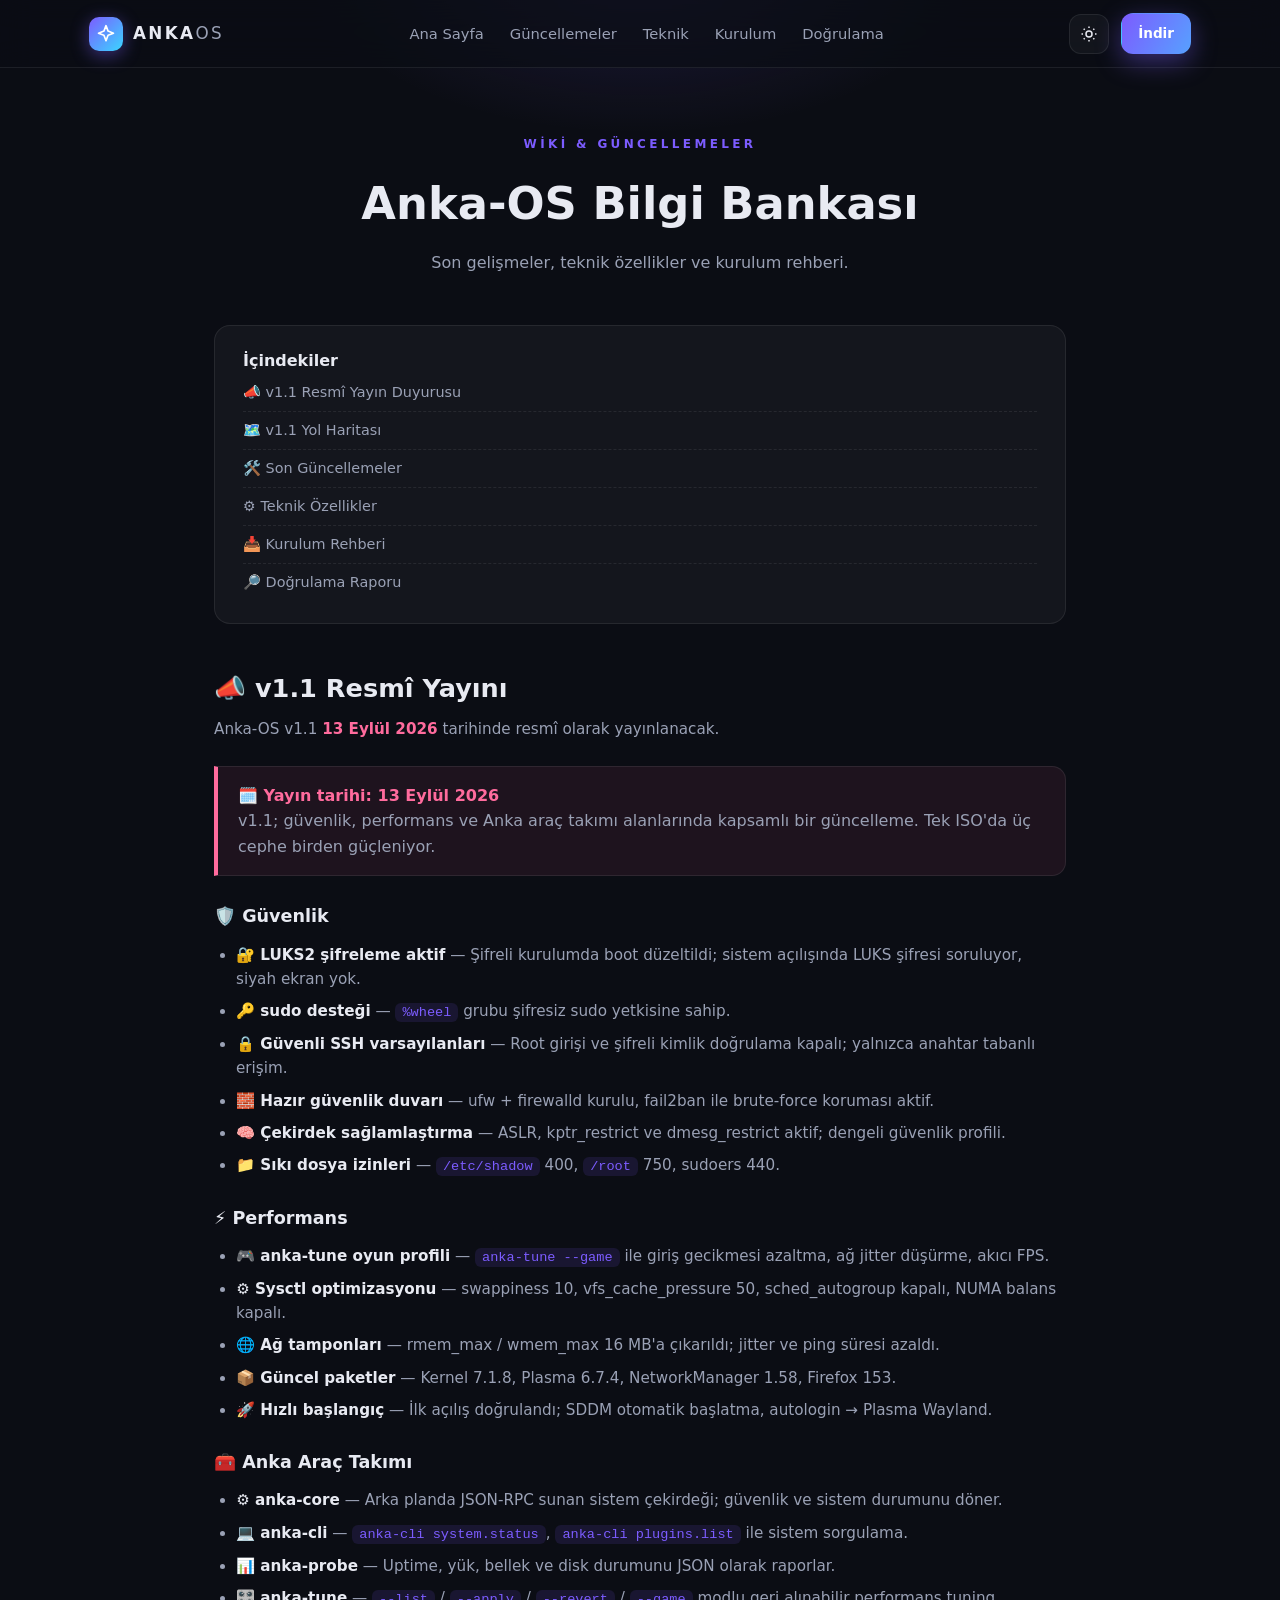
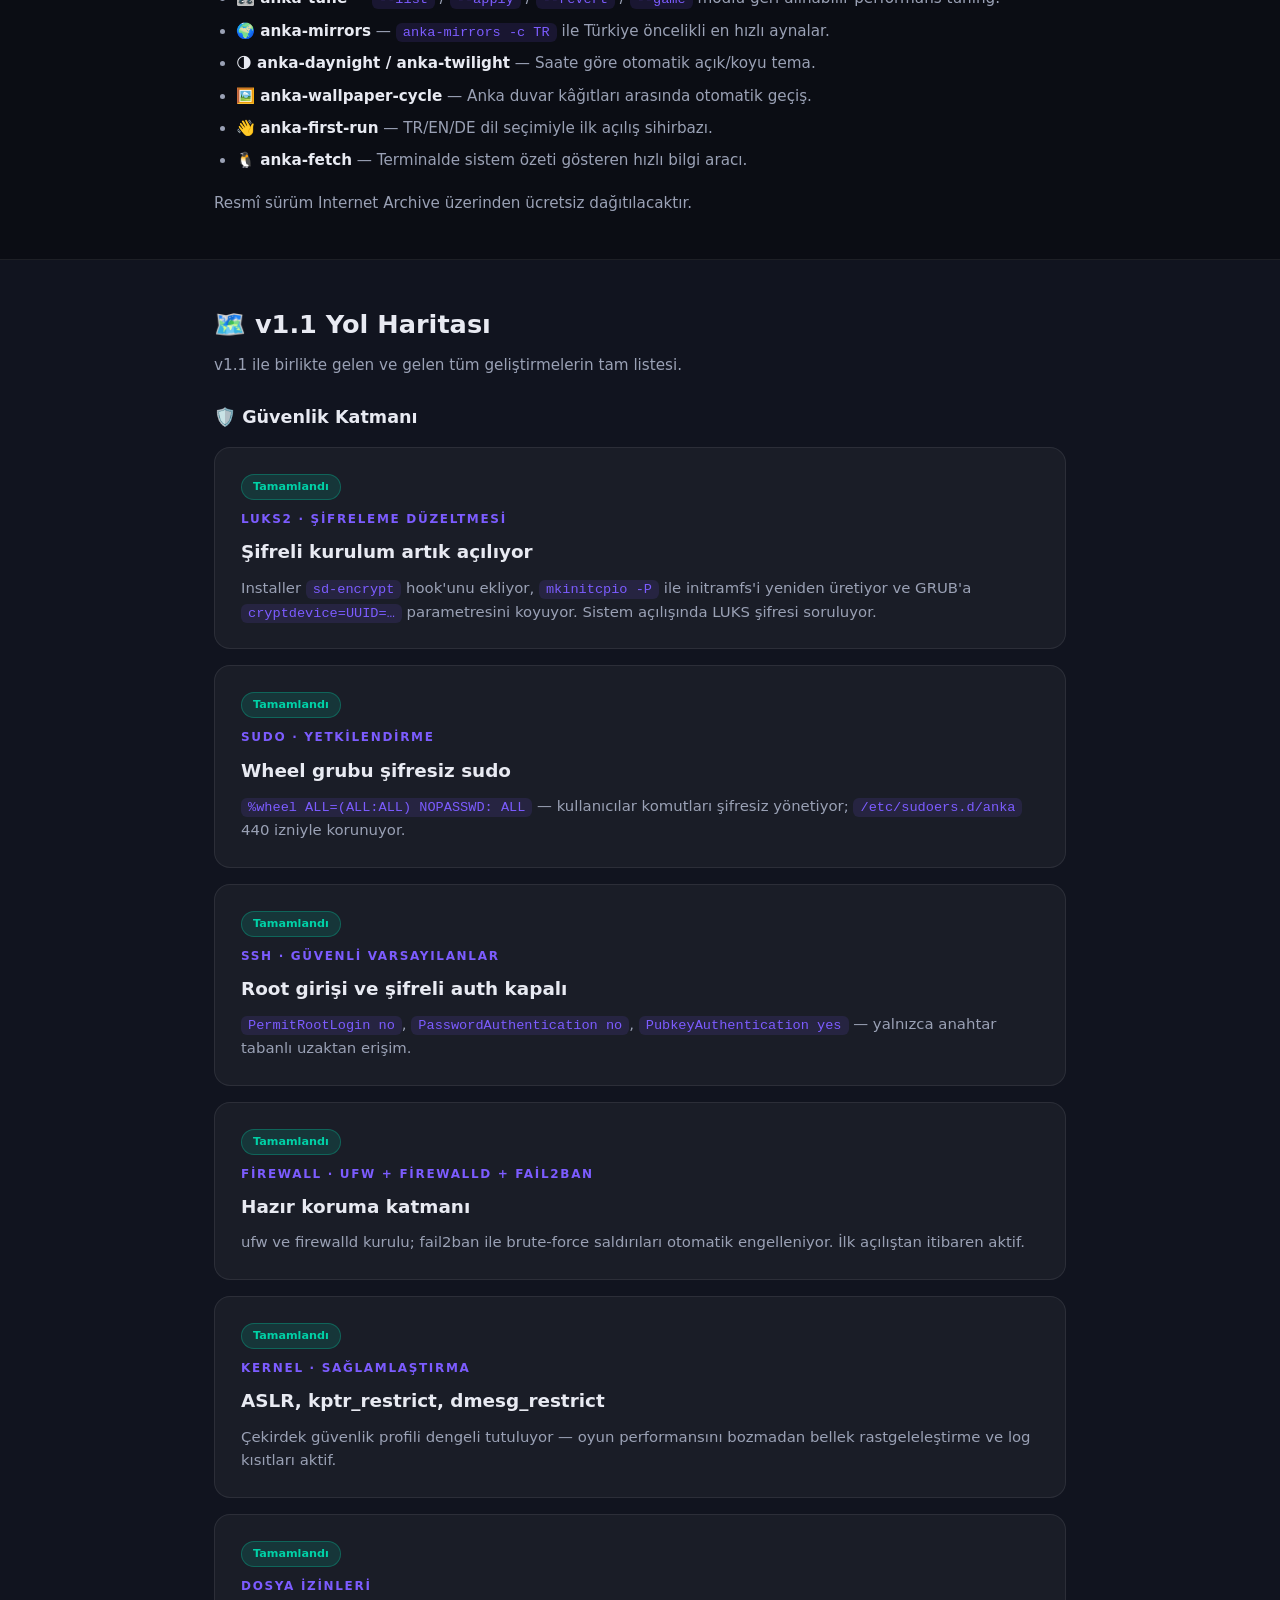
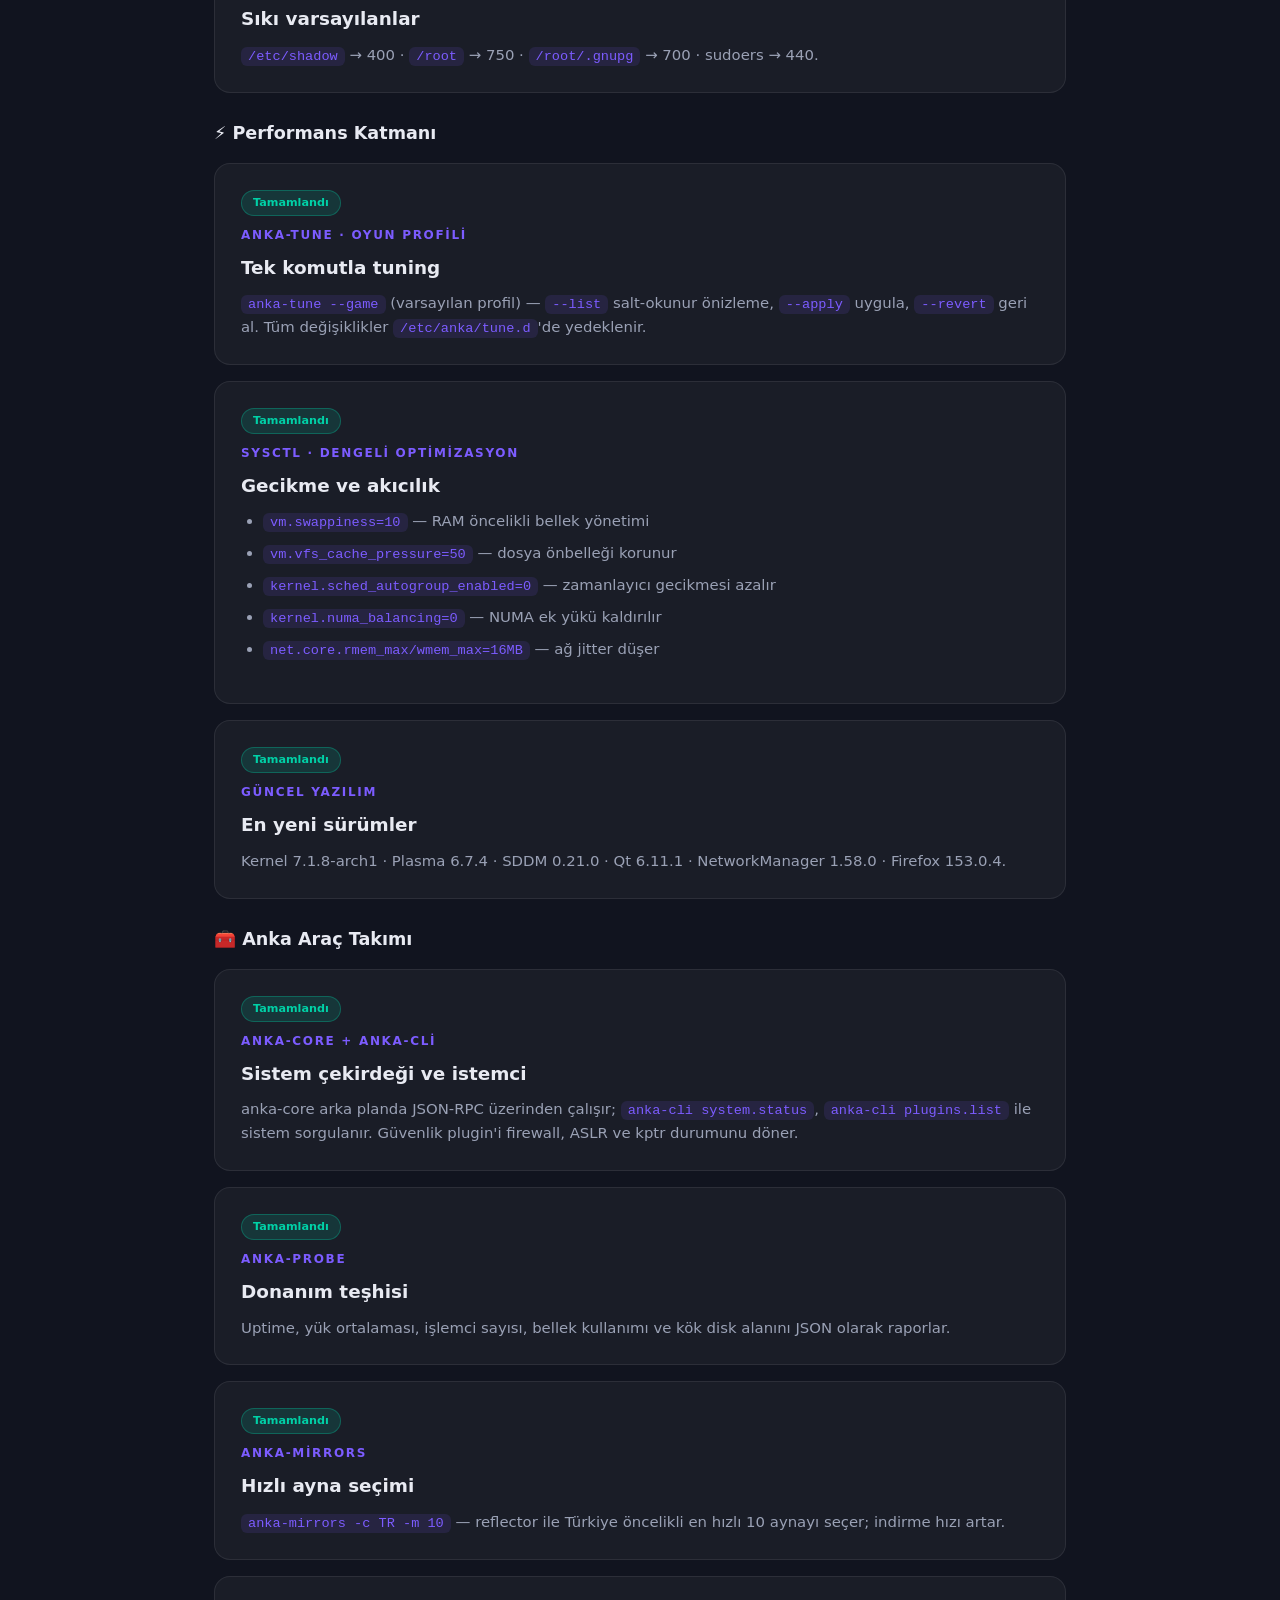
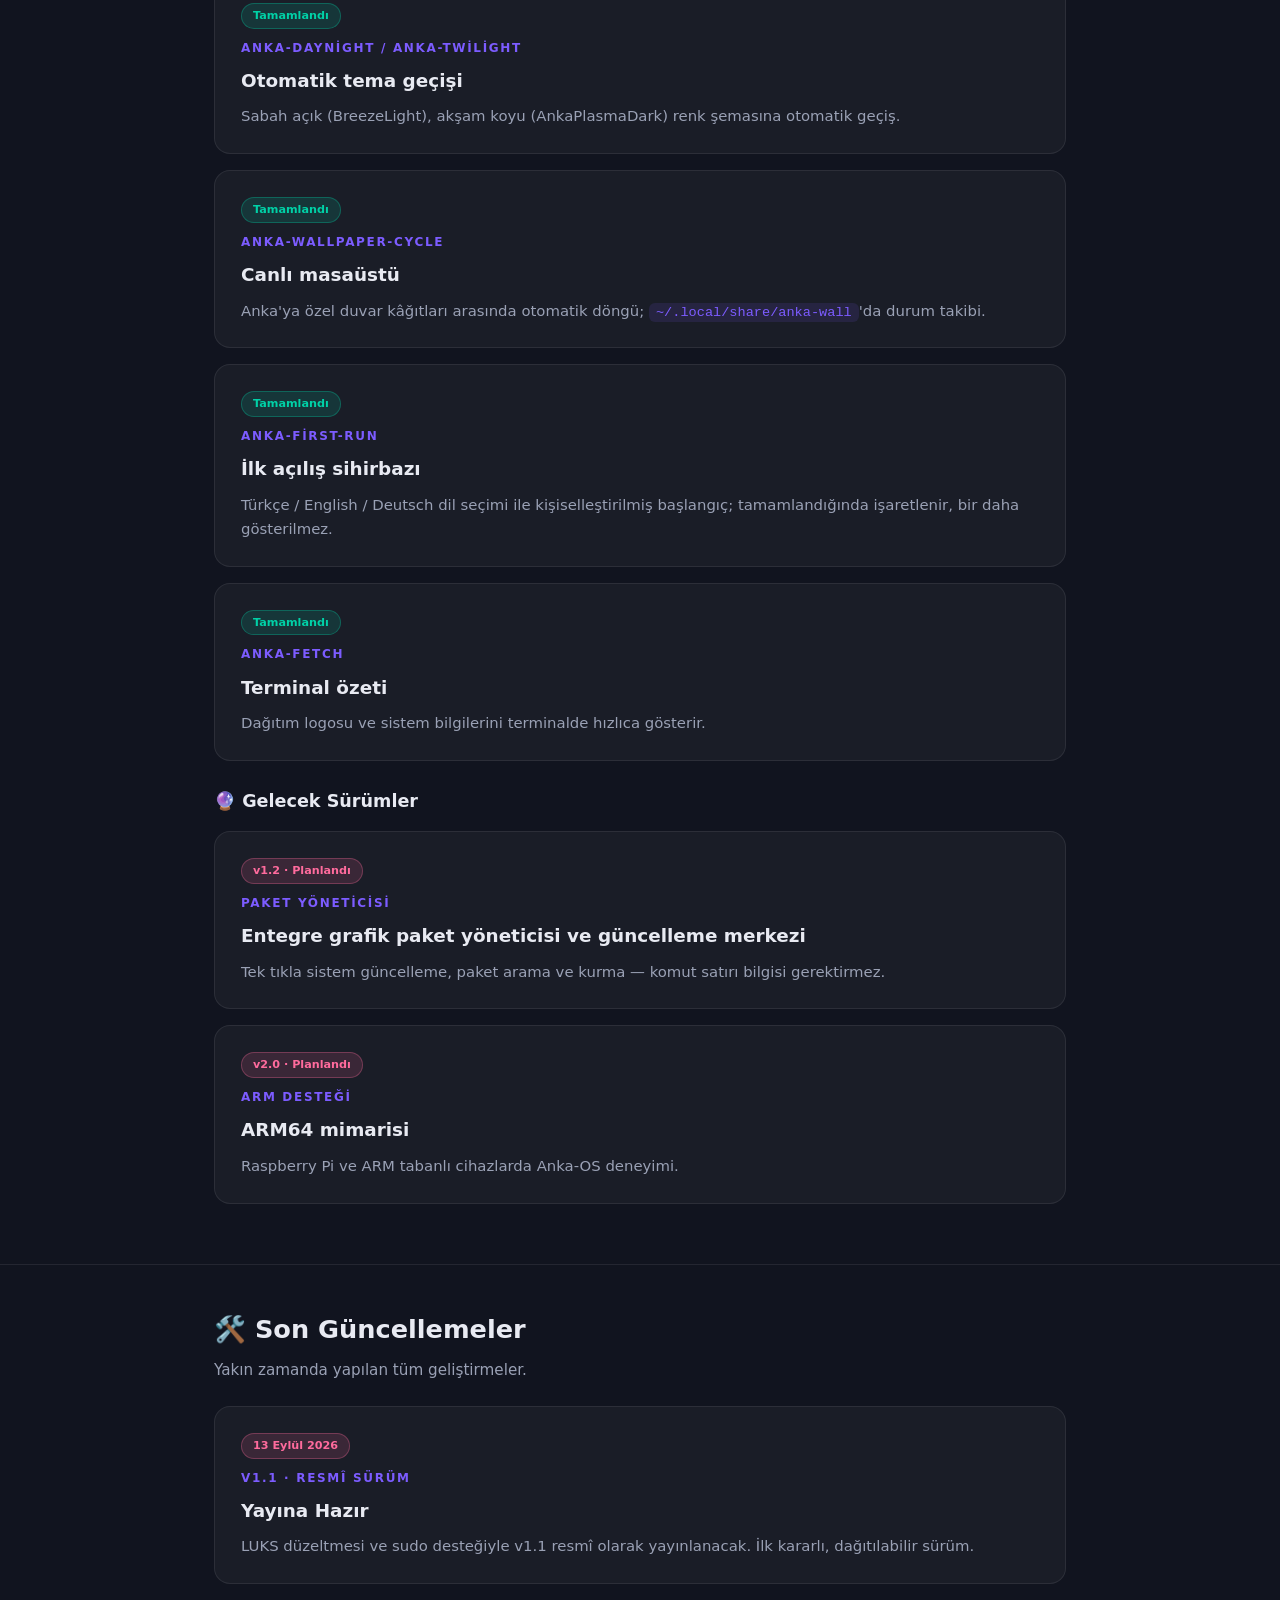
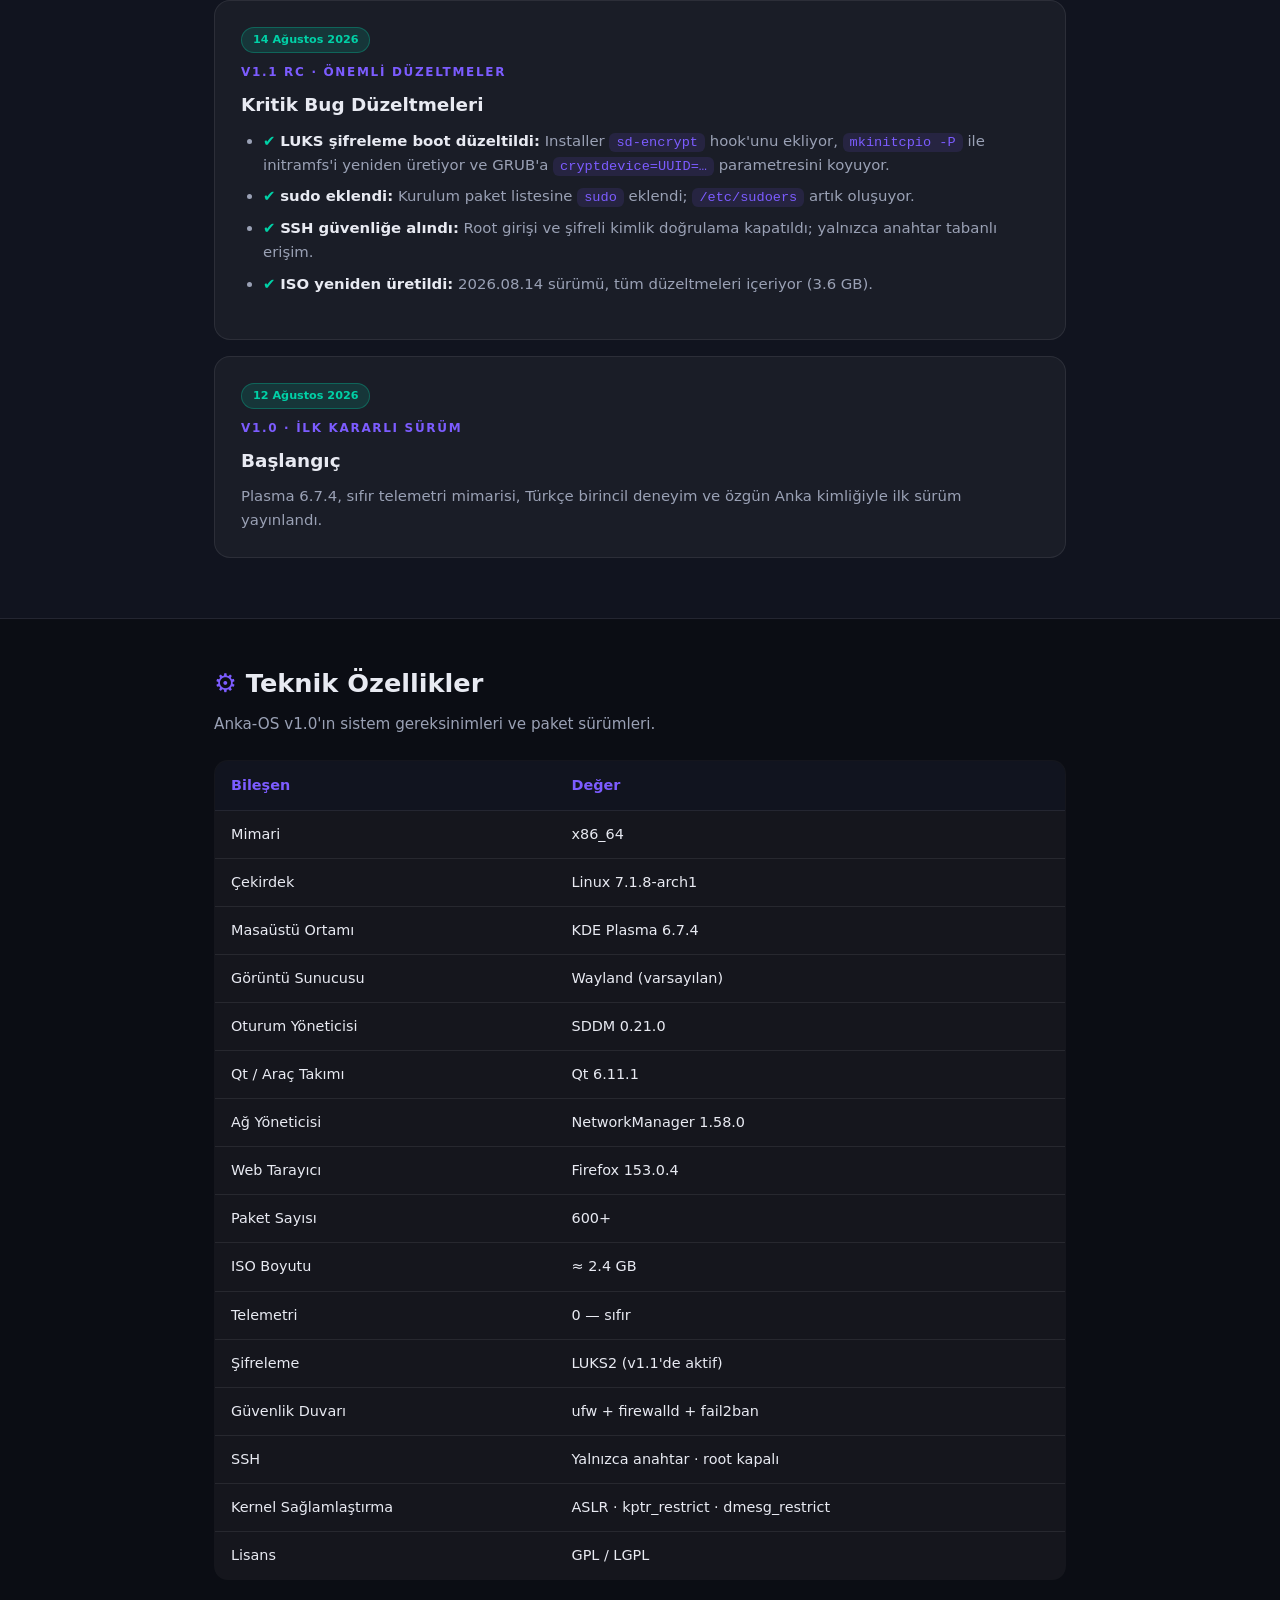
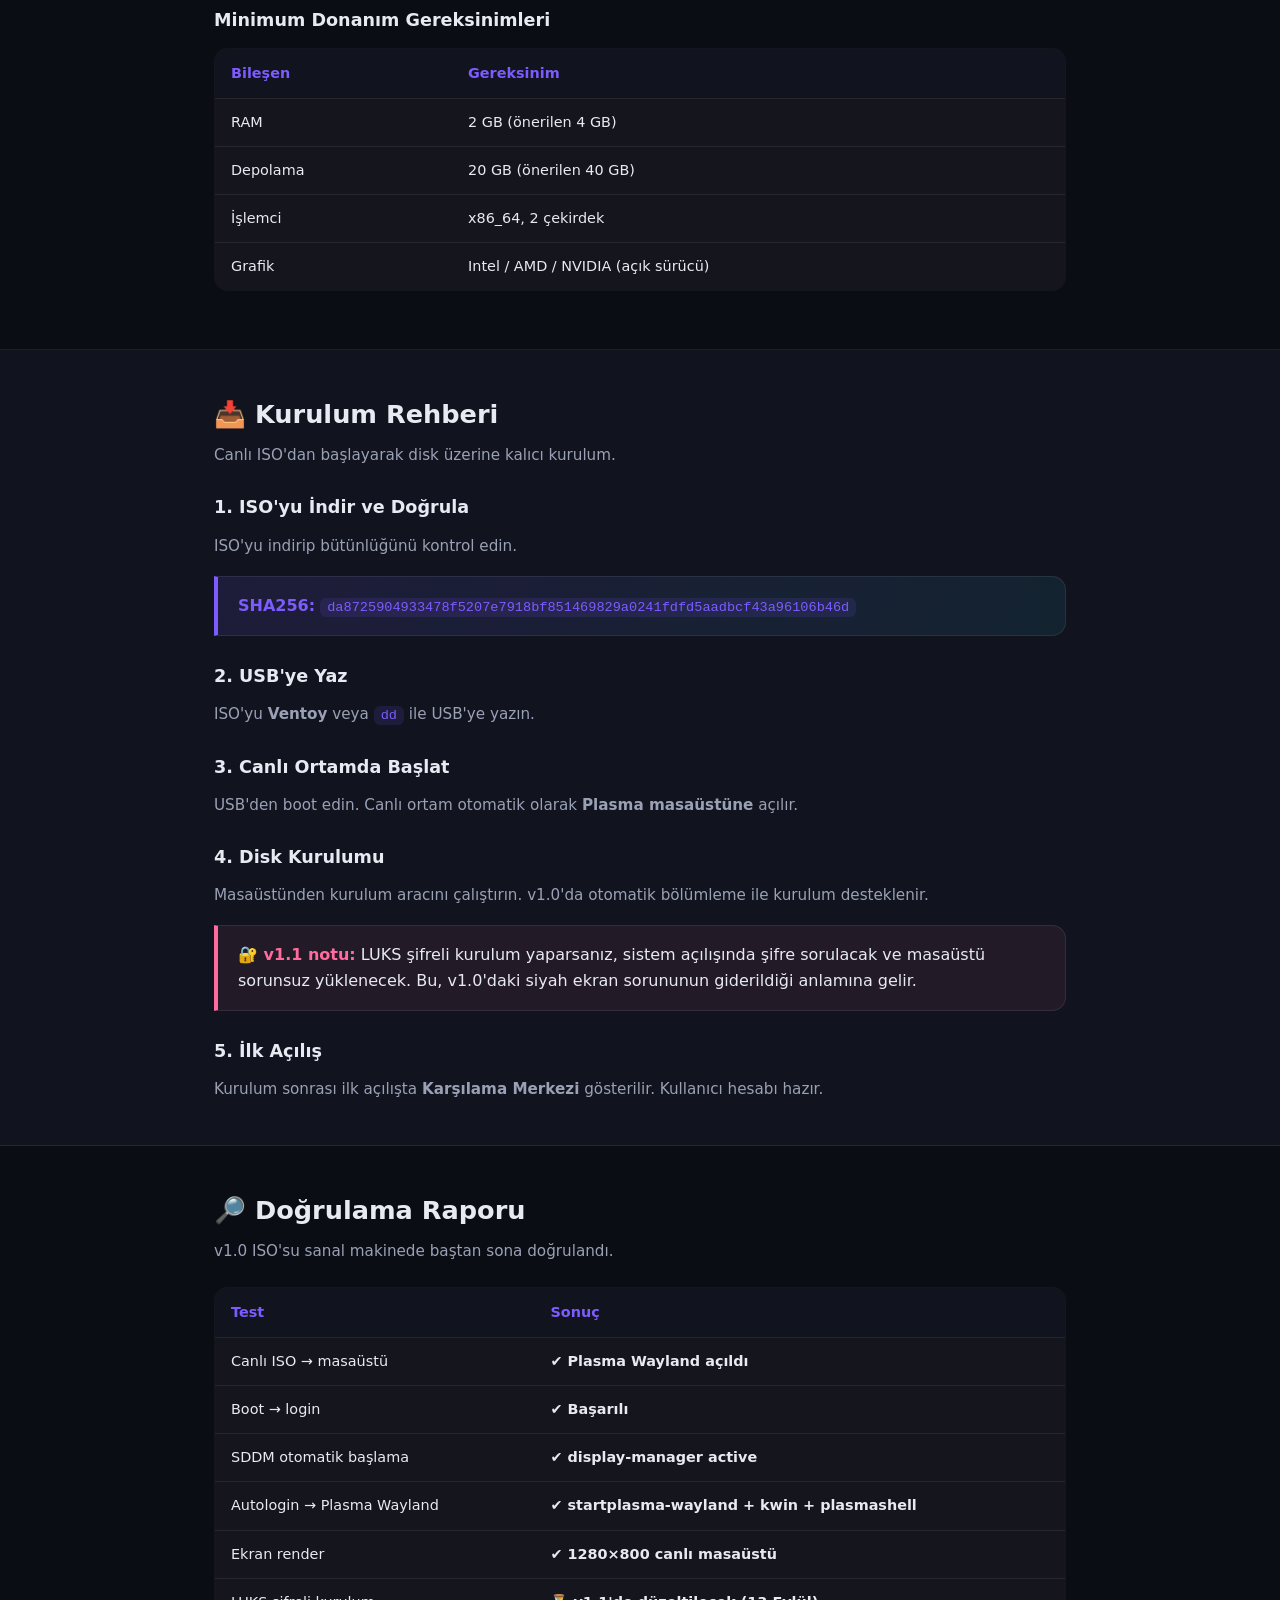
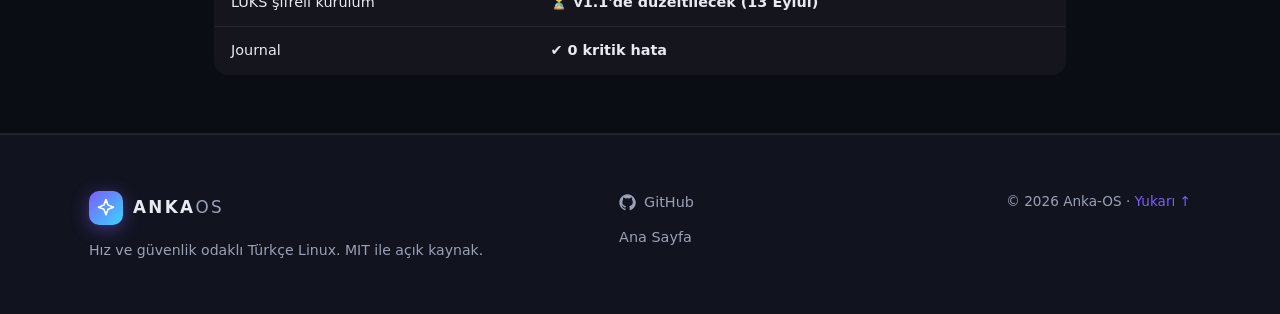
<file: wiki.html>
<!DOCTYPE html>
<html lang="tr" class="dark">
<head>
  <meta charset="UTF-8">
  <meta name="viewport" content="width=device-width, initial-scale=1.0">
  <title>Wiki &amp; Güncellemeler — Anka-OS</title>
  <meta name="description" content="Anka-OS Wiki — son güncellemeler, teknik özellikler, kurulum rehberi ve yaklaşan v1.1 yayın notları.">
  <link rel="icon" href="assets/img/favicon.svg" type="image/svg+xml">
  <link rel="stylesheet" href="assets/css/style.css">
  <script defer src="assets/js/main.js"></script>
  <style>
    .wiki-wrap{max-width:900px;margin:0 auto;padding:0 24px}
    .wiki-head{padding:130px 0 40px;text-align:center;background:radial-gradient(600px 300px at 50% -10%,rgba(124,92,255,.16),transparent 55%),var(--bg)}
    .wiki-head h1{font-size:clamp(1.9rem,4vw,2.8rem);font-weight:800}
    .wiki-head p{color:var(--muted);margin-top:10px}
    .wiki-section{padding:44px 0;border-bottom:1px solid var(--card-border)}
    .wiki-section h2{font-size:1.6rem;font-weight:800;margin-bottom:8px;color:var(--text)}
    .wiki-section h2 .o{color:var(--primary)}
    .wiki-section .lead{color:var(--muted);margin-bottom:24px}
    .wiki-section h3{font-size:1.1rem;margin:26px 0 12px}
    .wiki-section p,.wiki-section li{color:var(--muted);font-size:.95rem}
    .wiki-section ul{margin:0 0 18px 22px}
    .wiki-section li{margin-bottom:8px}
    .wiki-section li b{color:var(--text)}
    .wiki-section code{background:rgba(124,92,255,.12);color:var(--primary);padding:2px 7px;border-radius:6px;font-size:.85rem}
    .wiki-note{background:linear-gradient(120deg,rgba(124,92,255,.12),rgba(58,214,255,.08));border:1px solid var(--card-border);border-left:4px solid var(--primary);border-radius:0 14px 14px 0;padding:16px 20px;margin:18px 0}
    .wiki-note.gold{border-left-color:var(--accent);background:rgba(255,107,157,.08)}
    .wiki-note b{color:var(--primary)}
    .wiki-note.gold b{color:var(--accent)}
    .rel{background:var(--card);border:1px solid var(--card-border);border-radius:16px;padding:24px 26px;margin:16px 0}
    .rel .rd{font-size:.75rem;color:var(--primary);font-weight:700;letter-spacing:.14em;text-transform:uppercase}
    .rel h4{font-size:1.15rem;margin:8px 0 10px}
    .rel p,.rel li{color:var(--muted);font-size:.93rem}
    .tag{display:inline-block;font-size:.7rem;padding:3px 11px;border-radius:999px;margin-bottom:10px;font-weight:700}
    .tag.live{background:rgba(0,209,167,.14);color:var(--success);border:1px solid rgba(0,209,167,.3)}
    .tag.soon{background:rgba(255,107,157,.14);color:var(--accent);border:1px solid rgba(255,107,157,.3)}
    .wtable{width:100%;border-collapse:collapse;font-size:.9rem;background:var(--card);border:1px solid var(--card-border);border-radius:14px;overflow:hidden;margin:14px 0}
    .wtable th{text-align:left;color:var(--primary);border-bottom:1px solid var(--card-border);padding:13px 16px;background:var(--bg-alt)}
    .wtable td{padding:12px 16px;border-bottom:1px solid var(--card-border);color:var(--text)}
    .wtable tr:last-child td{border-bottom:none}
    .check{color:var(--success);font-weight:700}
    .note{color:var(--accent);font-weight:700}
    .wiki-toc{background:var(--card);border:1px solid var(--card-border);border-radius:16px;padding:22px 28px;margin:10px 0 0}
    .wiki-toc h3{margin-top:0;font-size:1rem}
    .wiki-toc a{display:block;padding:7px 0;color:var(--muted);font-size:.9rem;text-decoration:none;border-bottom:1px dashed var(--card-border)}
    .wiki-toc a:hover{color:var(--primary)}
    .wiki-toc a:last-child{border:none}
    @media(max-width:720px){.wiki-head{padding:150px 0 30px}}
  </style>
</head>
<body>

  <!-- NAV -->
  <header class="nav" id="nav">
    <div class="container nav-inner">
      <a href="index.html" class="brand">
        <span class="brand-badge" aria-hidden="true">
          <svg viewBox="0 0 24 24" fill="none" stroke="currentColor" stroke-width="2" stroke-linecap="round" stroke-linejoin="round"><path d="M12 2l2.5 6.5L21 11l-6.5 2.5L12 20l-2.5-6.5L3 11l6.5-2.5z"/></svg>
        </span>
        <span class="brand-text">ANKA<span class="brand-dim">OS</span></span>
      </a>
      <nav class="nav-links" id="navLinks">
        <a href="index.html">Ana Sayfa</a>
        <a href="#guncellemeler">Güncellemeler</a>
        <a href="#teknik">Teknik</a>
        <a href="#kurulum">Kurulum</a>
        <a href="#dogrulama">Doğrulama</a>
      </nav>
      <div class="nav-actions">
        <button class="theme-toggle" id="themeToggle" aria-label="Tema değiştir" title="Açık/Koyu tema">
          <svg class="icon-sun" viewBox="0 0 24 24" fill="none" stroke="currentColor" stroke-width="2"><circle cx="12" cy="12" r="4"/><path d="M12 2v2M12 20v2M4.9 4.9l1.4 1.4M17.7 17.7l1.4 1.4M2 12h2M20 12h2M4.9 19.1l1.4-1.4M17.7 6.3l1.4-1.4"/></svg>
          <svg class="icon-moon" viewBox="0 0 24 24" fill="none" stroke="currentColor" stroke-width="2"><path d="M21 12.8A9 9 0 1111.2 3a7 7 0 009.8 9.8z"/></svg>
        </button>
        <a href="index.html#indir" class="btn btn-primary btn-sm">İndir</a>
        <button class="hamburger" id="hamburger" aria-label="Menü">
          <span></span><span></span><span></span>
        </button>
      </div>
    </div>
  </header>

  <!-- BAŞLIK -->
  <div class="wiki-head">
    <div class="overline">Wiki &amp; Güncellemeler</div>
    <h1>Anka-OS Bilgi Bankası</h1>
    <p>Son gelişmeler, teknik özellikler ve kurulum rehberi.</p>
  </div>

  <div class="wiki-wrap">
    <div class="wiki-toc">
      <h3>İçindekiler</h3>
      <a href="#duyuru">📣 v1.1 Resmî Yayın Duyurusu</a>
      <a href="#yolharitasi">🗺️ v1.1 Yol Haritası</a>
      <a href="#guncellemeler">🛠️ Son Güncellemeler</a>
      <a href="#teknik">⚙️ Teknik Özellikler</a>
      <a href="#kurulum">📥 Kurulum Rehberi</a>
      <a href="#dogrulama">🔎 Doğrulama Raporu</a>
    </div>
  </div>

  <!-- DUYURU -->
  <section class="wiki-section" id="duyuru">
    <div class="wiki-wrap">
      <h2><span class="o">📣</span> v1.1 Resmî Yayını</h2>
      <p class="lead">Anka-OS v1.1 <b style="color:var(--accent)">13 Eylül 2026</b> tarihinde resmî olarak yayınlanacak.</p>
      <div class="wiki-note gold">
        <b>🗓️ Yayın tarihi: 13 Eylül 2026</b><br>
        <span style="color:var(--muted)">v1.1; güvenlik, performans ve Anka araç takımı alanlarında kapsamlı bir güncelleme. Tek ISO'da üç cephe birden güçleniyor.</span>
      </div>

      <h3>🛡️ Güvenlik</h3>
      <ul>
        <li><b>🔐 LUKS2 şifreleme aktif</b> — Şifreli kurulumda boot düzeltildi; sistem açılışında LUKS şifresi soruluyor, siyah ekran yok.</li>
        <li><b>🔑 sudo desteği</b> — <code>%wheel</code> grubu şifresiz sudo yetkisine sahip.</li>
        <li><b>🔒 Güvenli SSH varsayılanları</b> — Root girişi ve şifreli kimlik doğrulama kapalı; yalnızca anahtar tabanlı erişim.</li>
        <li><b>🧱 Hazır güvenlik duvarı</b> — ufw + firewalld kurulu, fail2ban ile brute-force koruması aktif.</li>
        <li><b>🧠 Çekirdek sağlamlaştırma</b> — ASLR, kptr_restrict ve dmesg_restrict aktif; dengeli güvenlik profili.</li>
        <li><b>📁 Sıkı dosya izinleri</b> — <code>/etc/shadow</code> 400, <code>/root</code> 750, sudoers 440.</li>
      </ul>

      <h3>⚡ Performans</h3>
      <ul>
        <li><b>🎮 anka-tune oyun profili</b> — <code>anka-tune --game</code> ile giriş gecikmesi azaltma, ağ jitter düşürme, akıcı FPS.</li>
        <li><b>⚙️ Sysctl optimizasyonu</b> — swappiness 10, vfs_cache_pressure 50, sched_autogroup kapalı, NUMA balans kapalı.</li>
        <li><b>🌐 Ağ tamponları</b> — rmem_max / wmem_max 16 MB'a çıkarıldı; jitter ve ping süresi azaldı.</li>
        <li><b>📦 Güncel paketler</b> — Kernel 7.1.8, Plasma 6.7.4, NetworkManager 1.58, Firefox 153.</li>
        <li><b>🚀 Hızlı başlangıç</b> — İlk açılış doğrulandı; SDDM otomatik başlatma, autologin → Plasma Wayland.</li>
      </ul>

      <h3>🧰 Anka Araç Takımı</h3>
      <ul>
        <li><b>⚙️ anka-core</b> — Arka planda JSON-RPC sunan sistem çekirdeği; güvenlik ve sistem durumunu döner.</li>
        <li><b>💻 anka-cli</b> — <code>anka-cli system.status</code>, <code>anka-cli plugins.list</code> ile sistem sorgulama.</li>
        <li><b>📊 anka-probe</b> — Uptime, yük, bellek ve disk durumunu JSON olarak raporlar.</li>
        <li><b>🎛️ anka-tune</b> — <code>--list</code> / <code>--apply</code> / <code>--revert</code> / <code>--game</code> modlu geri alınabilir performans tuning.</li>
        <li><b>🌍 anka-mirrors</b> — <code>anka-mirrors -c TR</code> ile Türkiye öncelikli en hızlı aynalar.</li>
        <li><b>🌗 anka-daynight / anka-twilight</b> — Saate göre otomatik açık/koyu tema.</li>
        <li><b>🖼️ anka-wallpaper-cycle</b> — Anka duvar kâğıtları arasında otomatik geçiş.</li>
        <li><b>👋 anka-first-run</b> — TR/EN/DE dil seçimiyle ilk açılış sihirbazı.</li>
        <li><b>🐧 anka-fetch</b> — Terminalde sistem özeti gösteren hızlı bilgi aracı.</li>
      </ul>

      <p style="color:var(--muted)">Resmî sürüm Internet Archive üzerinden ücretsiz dağıtılacaktır.</p>
    </div>
  </section>

  <!-- V1.1 YOL HARİTASI -->
  <section class="wiki-section section-alt" id="yolharitasi">
    <div class="wiki-wrap">
      <h2><span class="o">🗺️</span> v1.1 Yol Haritası</h2>
      <p class="lead">v1.1 ile birlikte gelen ve gelen tüm geliştirmelerin tam listesi.</p>

      <h3>🛡️ Güvenlik Katmanı</h3>
      <div class="rel">
        <span class="tag live">Tamamlandı</span>
        <div class="rd">LUKS2 · Şifreleme Düzeltmesi</div>
        <h4>Şifreli kurulum artık açılıyor</h4>
        <p>Installer <code>sd-encrypt</code> hook'unu ekliyor, <code>mkinitcpio -P</code> ile initramfs'i yeniden üretiyor ve GRUB'a <code>cryptdevice=UUID=…</code> parametresini koyuyor. Sistem açılışında LUKS şifresi soruluyor.</p>
      </div>
      <div class="rel">
        <span class="tag live">Tamamlandı</span>
        <div class="rd">sudo · Yetkilendirme</div>
        <h4>Wheel grubu şifresiz sudo</h4>
        <p><code>%wheel ALL=(ALL:ALL) NOPASSWD: ALL</code> — kullanıcılar komutları şifresiz yönetiyor; <code>/etc/sudoers.d/anka</code> 440 izniyle korunuyor.</p>
      </div>
      <div class="rel">
        <span class="tag live">Tamamlandı</span>
        <div class="rd">SSH · Güvenli Varsayılanlar</div>
        <h4>Root girişi ve şifreli auth kapalı</h4>
        <p><code>PermitRootLogin no</code>, <code>PasswordAuthentication no</code>, <code>PubkeyAuthentication yes</code> — yalnızca anahtar tabanlı uzaktan erişim.</p>
      </div>
      <div class="rel">
        <span class="tag live">Tamamlandı</span>
        <div class="rd">Firewall · ufw + firewalld + fail2ban</div>
        <h4>Hazır koruma katmanı</h4>
        <p>ufw ve firewalld kurulu; fail2ban ile brute-force saldırıları otomatik engelleniyor. İlk açılıştan itibaren aktif.</p>
      </div>
      <div class="rel">
        <span class="tag live">Tamamlandı</span>
        <div class="rd">Kernel · Sağlamlaştırma</div>
        <h4>ASLR, kptr_restrict, dmesg_restrict</h4>
        <p>Çekirdek güvenlik profili dengeli tutuluyor — oyun performansını bozmadan bellek rastgeleleştirme ve log kısıtları aktif.</p>
      </div>
      <div class="rel">
        <span class="tag live">Tamamlandı</span>
        <div class="rd">Dosya İzinleri</div>
        <h4>Sıkı varsayılanlar</h4>
        <p><code>/etc/shadow</code> → 400 · <code>/root</code> → 750 · <code>/root/.gnupg</code> → 700 · sudoers → 440.</p>
      </div>

      <h3>⚡ Performans Katmanı</h3>
      <div class="rel">
        <span class="tag live">Tamamlandı</span>
        <div class="rd">anka-tune · Oyun Profili</div>
        <h4>Tek komutla tuning</h4>
        <p><code>anka-tune --game</code> (varsayılan profil) — <code>--list</code> salt-okunur önizleme, <code>--apply</code> uygula, <code>--revert</code> geri al. Tüm değişiklikler <code>/etc/anka/tune.d</code>'de yedeklenir.</p>
      </div>
      <div class="rel">
        <span class="tag live">Tamamlandı</span>
        <div class="rd">Sysctl · Dengeli Optimizasyon</div>
        <h4>Gecikme ve akıcılık</h4>
        <ul>
          <li><code>vm.swappiness=10</code> — RAM öncelikli bellek yönetimi</li>
          <li><code>vm.vfs_cache_pressure=50</code> — dosya önbelleği korunur</li>
          <li><code>kernel.sched_autogroup_enabled=0</code> — zamanlayıcı gecikmesi azalır</li>
          <li><code>kernel.numa_balancing=0</code> — NUMA ek yükü kaldırılır</li>
          <li><code>net.core.rmem_max/wmem_max=16MB</code> — ağ jitter düşer</li>
        </ul>
      </div>
      <div class="rel">
        <span class="tag live">Tamamlandı</span>
        <div class="rd">Güncel Yazılım</div>
        <h4>En yeni sürümler</h4>
        <p>Kernel 7.1.8-arch1 · Plasma 6.7.4 · SDDM 0.21.0 · Qt 6.11.1 · NetworkManager 1.58.0 · Firefox 153.0.4.</p>
      </div>

      <h3>🧰 Anka Araç Takımı</h3>
      <div class="rel">
        <span class="tag live">Tamamlandı</span>
        <div class="rd">anka-core + anka-cli</div>
        <h4>Sistem çekirdeği ve istemci</h4>
        <p>anka-core arka planda JSON-RPC üzerinden çalışır; <code>anka-cli system.status</code>, <code>anka-cli plugins.list</code> ile sistem sorgulanır. Güvenlik plugin'i firewall, ASLR ve kptr durumunu döner.</p>
      </div>
      <div class="rel">
        <span class="tag live">Tamamlandı</span>
        <div class="rd">anka-probe</div>
        <h4>Donanım teşhisi</h4>
        <p>Uptime, yük ortalaması, işlemci sayısı, bellek kullanımı ve kök disk alanını JSON olarak raporlar.</p>
      </div>
      <div class="rel">
        <span class="tag live">Tamamlandı</span>
        <div class="rd">anka-mirrors</div>
        <h4>Hızlı ayna seçimi</h4>
        <p><code>anka-mirrors -c TR -m 10</code> — reflector ile Türkiye öncelikli en hızlı 10 aynayı seçer; indirme hızı artar.</p>
      </div>
      <div class="rel">
        <span class="tag live">Tamamlandı</span>
        <div class="rd">anka-daynight / anka-twilight</div>
        <h4>Otomatik tema geçişi</h4>
        <p>Sabah açık (BreezeLight), akşam koyu (AnkaPlasmaDark) renk şemasına otomatik geçiş.</p>
      </div>
      <div class="rel">
        <span class="tag live">Tamamlandı</span>
        <div class="rd">anka-wallpaper-cycle</div>
        <h4>Canlı masaüstü</h4>
        <p>Anka'ya özel duvar kâğıtları arasında otomatik döngü; <code>~/.local/share/anka-wall</code>'da durum takibi.</p>
      </div>
      <div class="rel">
        <span class="tag live">Tamamlandı</span>
        <div class="rd">anka-first-run</div>
        <h4>İlk açılış sihirbazı</h4>
        <p>Türkçe / English / Deutsch dil seçimi ile kişiselleştirilmiş başlangıç; tamamlandığında işaretlenir, bir daha gösterilmez.</p>
      </div>
      <div class="rel">
        <span class="tag live">Tamamlandı</span>
        <div class="rd">anka-fetch</div>
        <h4>Terminal özeti</h4>
        <p>Dağıtım logosu ve sistem bilgilerini terminalde hızlıca gösterir.</p>
      </div>

      <h3>🔮 Gelecek Sürümler</h3>
      <div class="rel">
        <span class="tag soon">v1.2 · Planlandı</span>
        <div class="rd">Paket Yöneticisi</div>
        <h4>Entegre grafik paket yöneticisi ve güncelleme merkezi</h4>
        <p>Tek tıkla sistem güncelleme, paket arama ve kurma — komut satırı bilgisi gerektirmez.</p>
      </div>
      <div class="rel">
        <span class="tag soon">v2.0 · Planlandı</span>
        <div class="rd">ARM Desteği</div>
        <h4>ARM64 mimarisi</h4>
        <p>Raspberry Pi ve ARM tabanlı cihazlarda Anka-OS deneyimi.</p>
      </div>
    </div>
  </section>

  <!-- GÜNCELLEMELER -->
  <section class="wiki-section section-alt" id="guncellemeler">
    <div class="wiki-wrap">
      <h2><span class="o">🛠️</span> Son Güncellemeler</h2>
      <p class="lead">Yakın zamanda yapılan tüm geliştirmeler.</p>

      <div class="rel">
        <span class="tag soon">13 Eylül 2026</span>
        <div class="rd">v1.1 · Resmî Sürüm</div>
        <h4>Yayına Hazır</h4>
        <p>LUKS düzeltmesi ve sudo desteğiyle v1.1 resmî olarak yayınlanacak. İlk kararlı, dağıtılabilir sürüm.</p>
      </div>

      <div class="rel">
        <span class="tag live">14 Ağustos 2026</span>
        <div class="rd">v1.1 RC · Önemli Düzeltmeler</div>
        <h4>Kritik Bug Düzeltmeleri</h4>
        <ul>
          <li><span class="check">✔</span> <b>LUKS şifreleme boot düzeltildi:</b> Installer <code>sd-encrypt</code> hook'unu ekliyor, <code>mkinitcpio -P</code> ile initramfs'i yeniden üretiyor ve GRUB'a <code>cryptdevice=UUID=…</code> parametresini koyuyor.</li>
          <li><span class="check">✔</span> <b>sudo eklendi:</b> Kurulum paket listesine <code>sudo</code> eklendi; <code>/etc/sudoers</code> artık oluşuyor.</li>
          <li><span class="check">✔</span> <b>SSH güvenliğe alındı:</b> Root girişi ve şifreli kimlik doğrulama kapatıldı; yalnızca anahtar tabanlı erişim.</li>
          <li><span class="check">✔</span> <b>ISO yeniden üretildi:</b> 2026.08.14 sürümü, tüm düzeltmeleri içeriyor (3.6 GB).</li>
        </ul>
      </div>

      <div class="rel">
        <span class="tag live">12 Ağustos 2026</span>
        <div class="rd">v1.0 · İlk Kararlı Sürüm</div>
        <h4>Başlangıç</h4>
        <p>Plasma 6.7.4, sıfır telemetri mimarisi, Türkçe birincil deneyim ve özgün Anka kimliğiyle ilk sürüm yayınlandı.</p>
      </div>
    </div>
  </section>

  <!-- TEKNİK -->
  <section class="wiki-section" id="teknik">
    <div class="wiki-wrap">
      <h2><span class="o">⚙️</span> Teknik Özellikler</h2>
      <p class="lead">Anka-OS v1.0'ın sistem gereksinimleri ve paket sürümleri.</p>
      <table class="wtable">
        <tr><th>Bileşen</th><th>Değer</th></tr>
        <tr><td>Mimari</td><td>x86_64</td></tr>
        <tr><td>Çekirdek</td><td>Linux 7.1.8-arch1</td></tr>
        <tr><td>Masaüstü Ortamı</td><td>KDE Plasma 6.7.4</td></tr>
        <tr><td>Görüntü Sunucusu</td><td>Wayland (varsayılan)</td></tr>
        <tr><td>Oturum Yöneticisi</td><td>SDDM 0.21.0</td></tr>
        <tr><td>Qt / Araç Takımı</td><td>Qt 6.11.1</td></tr>
        <tr><td>Ağ Yöneticisi</td><td>NetworkManager 1.58.0</td></tr>
        <tr><td>Web Tarayıcı</td><td>Firefox 153.0.4</td></tr>
        <tr><td>Paket Sayısı</td><td>600+</td></tr>
        <tr><td>ISO Boyutu</td><td>≈ 2.4 GB</td></tr>
        <tr><td>Telemetri</td><td>0 — sıfır</td></tr>
        <tr><td>Şifreleme</td><td>LUKS2 (v1.1'de aktif)</td></tr>
        <tr><td>Güvenlik Duvarı</td><td>ufw + firewalld + fail2ban</td></tr>
        <tr><td>SSH</td><td>Yalnızca anahtar · root kapalı</td></tr>
        <tr><td>Kernel Sağlamlaştırma</td><td>ASLR · kptr_restrict · dmesg_restrict</td></tr>
        <tr><td>Lisans</td><td>GPL / LGPL</td></tr>
      </table>
      <h3>Minimum Donanım Gereksinimleri</h3>
      <table class="wtable">
        <tr><th>Bileşen</th><th>Gereksinim</th></tr>
        <tr><td>RAM</td><td>2 GB (önerilen 4 GB)</td></tr>
        <tr><td>Depolama</td><td>20 GB (önerilen 40 GB)</td></tr>
        <tr><td>İşlemci</td><td>x86_64, 2 çekirdek</td></tr>
        <tr><td>Grafik</td><td>Intel / AMD / NVIDIA (açık sürücü)</td></tr>
      </table>
    </div>
  </section>

  <!-- KURULUM -->
  <section class="wiki-section section-alt" id="kurulum">
    <div class="wiki-wrap">
      <h2><span class="o">📥</span> Kurulum Rehberi</h2>
      <p class="lead">Canlı ISO'dan başlayarak disk üzerine kalıcı kurulum.</p>
      <h3>1. ISO'yu İndir ve Doğrula</h3>
      <p>ISO'yu indirip bütünlüğünü kontrol edin.</p>
      <div class="wiki-note">
        <b>SHA256:</b> <code>da8725904933478f5207e7918bf851469829a0241fdfd5aadbcf43a96106b46d</code>
      </div>
      <h3>2. USB'ye Yaz</h3>
      <p>ISO'yu <b>Ventoy</b> veya <code>dd</code> ile USB'ye yazın.</p>
      <h3>3. Canlı Ortamda Başlat</h3>
      <p>USB'den boot edin. Canlı ortam otomatik olarak <b>Plasma masaüstüne</b> açılır.</p>
      <h3>4. Disk Kurulumu</h3>
      <p>Masaüstünden kurulum aracını çalıştırın. v1.0'da otomatik bölümleme ile kurulum desteklenir.</p>
      <div class="wiki-note gold">
        <b>🔐 v1.1 notu:</b> LUKS şifreli kurulum yaparsanız, sistem açılışında şifre sorulacak ve masaüstü sorunsuz yüklenecek. Bu, v1.0'daki siyah ekran sorununun giderildiği anlamına gelir.
      </div>
      <h3>5. İlk Açılış</h3>
      <p>Kurulum sonrası ilk açılışta <b>Karşılama Merkezi</b> gösterilir. Kullanıcı hesabı hazır.</p>
    </div>
  </section>

  <!-- DOĞRULAMA -->
  <section class="wiki-section" id="dogrulama">
    <div class="wiki-wrap">
      <h2><span class="o">🔎</span> Doğrulama Raporu</h2>
      <p class="lead">v1.0 ISO'su sanal makinede baştan sona doğrulandı.</p>
      <table class="wtable">
        <tr><th>Test</th><th>Sonuç</th></tr>
        <tr><td>Canlı ISO → masaüstü</td><td class="check">✔ Plasma Wayland açıldı</td></tr>
        <tr><td>Boot → login</td><td class="check">✔ Başarılı</td></tr>
        <tr><td>SDDM otomatik başlama</td><td class="check">✔ display-manager active</td></tr>
        <tr><td>Autologin → Plasma Wayland</td><td class="check">✔ startplasma-wayland + kwin + plasmashell</td></tr>
        <tr><td>Ekran render</td><td class="check">✔ 1280×800 canlı masaüstü</td></tr>
        <tr><td>LUKS şifreli kurulum</td><td class="note">⏳ v1.1'de düzeltilecek (13 Eylül)</td></tr>
        <tr><td>Journal</td><td class="check">✔ 0 kritik hata</td></tr>
      </table>
    </div>
  </section>

  <!-- FOOTER -->
  <footer class="footer" id="iletisim">
    <div class="container footer-inner">
      <div>
        <div class="brand">
          <span class="brand-badge" aria-hidden="true">
            <svg viewBox="0 0 24 24" fill="none" stroke="currentColor" stroke-width="2" stroke-linecap="round" stroke-linejoin="round"><path d="M12 2l2.5 6.5L21 11l-6.5 2.5L12 20l-2.5-6.5L3 11l6.5-2.5z"/></svg>
          </span>
          <span class="brand-text">ANKA<span class="brand-dim">OS</span></span>
        </div>
        <p class="footer-note">Hız ve güvenlik odaklı Türkçe Linux. MIT ile açık kaynak.</p>
      </div>
      <div class="footer-links">
        <a href="https://github.com/muhammetodosks/anka-os" target="_blank" rel="noopener"><svg viewBox="0 0 24 24" fill="currentColor"><path d="M12 .5C5.7.5.5 5.7.5 12c0 5.1 3.3 9.4 7.9 10.9.6.1.8-.3.8-.6v-2c-3.2.7-3.9-1.5-3.9-1.5-.5-1.3-1.3-1.7-1.3-1.7-1-.7.1-.7.1-.7 1.2.1 1.8 1.2 1.8 1.2 1 1.8 2.7 1.3 3.4 1 .1-.8.4-1.3.7-1.6-2.6-.3-5.3-1.3-5.3-5.7 0-1.3.4-2.3 1.2-3.1-.1-.3-.5-1.5.1-3.1 0 0 1-.3 3.2 1.2a11 11 0 015.8 0c2.2-1.5 3.2-1.2 3.2-1.2.6 1.6.2 2.8.1 3.1.8.8 1.2 1.8 1.2 3.1 0 4.4-2.7 5.4-5.3 5.7.4.4.8 1.1.8 2.2v3.2c0 .3.2.7.8.6 4.6-1.5 7.9-5.8 7.9-10.9C23.5 5.7 18.3.5 12 .5z"/></svg> GitHub</a>
        <a href="index.html">Ana Sayfa</a>
      </div>
      <div class="footer-made">
        <p>© 2026 Anka-OS · <a href="#" onclick="window.scrollTo({top:0,behavior:'smooth'});return false">Yukarı ↑</a></p>
      </div>
    </div>
  </footer>

  <button class="back-to-top" id="backToTop" aria-label="Yukarı çık">
    <svg viewBox="0 0 24 24" fill="none" stroke="currentColor" stroke-width="2" stroke-linecap="round"><path d="M12 19V5"/><path d="M5 12l7-7 7 7"/></svg>
  </button>

</body>
</html>
</file>
<file: assets/css/style.css>
/* ANKA-OS — Modern Landing 2026 */
:root {
  --bg: #0b0d14;
  --bg-alt: #11141f;
  --card: rgba(255, 255, 255, 0.04);
  --card-border: rgba(255, 255, 255, 0.08);
  --text: #e8eaf2;
  --muted: #9aa1b5;
  --primary: #7c5cff;
  --primary-2: #3ad6ff;
  --accent: #ff6b9d;
  --success: #00d1a7;
  --radius: 18px;
  --shadow: 0 20px 60px rgba(0, 0, 0, 0.5);
  --nav-h: 68px;
}
html.light {
  --bg: #f4f5fb;
  --bg-alt: #eceef8;
  --card: rgba(0, 0, 0, 0.03);
  --card-border: rgba(0, 0, 0, 0.08);
  --text: #10132a;
  --muted: #565d75;
  --shadow: 0 20px 60px rgba(30, 40, 90, 0.12);
}
* { margin: 0; padding: 0; box-sizing: border-box; }
html { scroll-behavior: smooth; }
body {
  font-family: "Inter", "Segoe UI", system-ui, sans-serif;
  background: var(--bg); color: var(--text);
  line-height: 1.6;
  transition: background .4s ease, color .4s ease;
  overflow-x: hidden;
}
.container { width: 100%; max-width: 1150px; margin: 0 auto; padding: 0 24px; }
.container-narrow { max-width: 820px; }
.grad {
  background: linear-gradient(120deg, var(--primary), var(--primary-2) 50%, var(--accent));
  background-size: 200% 200%;
  -webkit-background-clip: text; background-clip: text;
  -webkit-text-fill-color: transparent; color: transparent;
  animation: gradFlow 6s ease-in-out infinite;
}
@keyframes gradFlow { 0%,100%{background-position:0% 50%} 50%{background-position:100% 50%} }

/* ---------- SCROLL PROGRESS ---------- */
.scroll-progress {
  position: fixed; top: 0; left: 0; height: 3px; width: 0%; z-index: 200;
  background: linear-gradient(90deg, var(--primary), var(--primary-2), var(--accent));
  box-shadow: 0 0 12px rgba(124,92,255,.6);
  transition: width .08s linear;
}

/* ---------- CURSOR GLOW ---------- */
.cursor-glow {
  position: fixed; width: 380px; height: 380px; border-radius: 50%; z-index: 1;
  pointer-events: none; background: radial-gradient(circle, rgba(124,92,255,.16), rgba(58,214,255,.08) 40%, transparent 70%);
  transform: translate(-50%,-50%); transition: opacity .3s;
  opacity: 0; will-change: transform;
}
html.light .cursor-glow { opacity: 0; }
@media (hover:hover) { .cursor-glow { opacity: 1; } }

/* ---------- HERO ORBS & PHEONIX ---------- */
.hero-orbs { position: absolute; inset: 0; z-index: 0; pointer-events: none; overflow: hidden; }
.hero-orbs::before, .hero-orbs::after {
  content: ""; position: absolute; border-radius: 50%; filter: blur(70px); opacity: .5;
}
.hero-orbs::before { width: 320px; height: 320px; left: 8%; top: 20%; background: rgba(124,92,255,.5); animation: orbFloat 14s ease-in-out infinite; }
.hero-orbs::after { width: 260px; height: 260px; right: 6%; bottom: 12%; background: rgba(58,214,255,.45); animation: orbFloat 18s ease-in-out infinite reverse; }
@keyframes orbFloat { 0%,100%{transform:translate(0,0) scale(1)} 50%{transform:translate(30px,-40px) scale(1.15)} }

.hero-pheonix {
  position: absolute; right: 8%; top: 18%; z-index: 0; pointer-events: none;
  width: 120px; height: 120px; color: var(--primary); opacity: .85;
  animation: pheonixFloat 7s ease-in-out infinite, glowPulse 5s ease-in-out infinite;
  filter: drop-shadow(0 0 24px rgba(124,92,255,.6));
}
.hero-pheonix svg { width: 100%; height: 100%; }
@keyframes pheonixFloat { 0%,100%{transform:translateY(0) rotate(-4deg)} 50%{transform:translateY(-26px) rotate(6deg)} }
@keyframes glowPulse { 0%,100%{filter:drop-shadow(0 0 18px rgba(124,92,255,.5))} 50%{filter:drop-shadow(0 0 40px rgba(58,214,255,.85))} }

/* ---------- NAV ---------- */
.nav {
  position: fixed; top: 0; left: 0; right: 0; height: var(--nav-h); z-index: 100;
  background: color-mix(in srgb, var(--bg) 70%, transparent);
  backdrop-filter: blur(16px); -webkit-backdrop-filter: blur(16px);
  border-bottom: 1px solid var(--card-border);
  transition: background .3s ease;
}
.nav-inner { height: 100%; display: flex; align-items: center; justify-content: space-between; gap: 20px; }
.brand { display: flex; align-items: center; gap: 10px; text-decoration: none; color: var(--text); }
.brand-badge {
  width: 34px; height: 34px; display: grid; place-items: center; border-radius: 10px; color: #fff;
  background: linear-gradient(135deg, var(--primary), var(--primary-2));
  box-shadow: 0 4px 18px rgba(124,92,255,.45);
}
.brand-badge svg { width: 20px; height: 20px; transition: transform .6s cubic-bezier(.2,.8,.2,1); }
.brand:hover .brand-badge svg { transform: rotate(120deg) scale(1.15); }
.brand-text { font-weight: 800; letter-spacing: .14em; font-size: 1.05rem; }
.brand-dim { color: var(--muted); font-weight: 500; }
.nav-links { display: flex; gap: 26px; align-items: center; }
.nav-links a { color: var(--muted); text-decoration: none; font-size: .92rem; font-weight: 500; transition: color .2s; position: relative; padding: 4px 0; }
.nav-links a::after {
  content: ""; position: absolute; left: 0; bottom: 0; width: 100%; height: 2px;
  background: linear-gradient(90deg, var(--primary), var(--primary-2));
  transform: scaleX(0); transform-origin: left; transition: transform .3s ease; border-radius: 2px;
}
.nav-links a:hover::after { transform: scaleX(1); }
.nav-links a:hover { color: var(--text); }
.nav-actions { display: flex; align-items: center; gap: 12px; }

.theme-toggle {
  width: 40px; height: 40px; border: 1px solid var(--card-border); border-radius: 12px;
  background: var(--card); color: var(--text); cursor: pointer; display: grid; place-items: center;
  transition: transform .2s, border-color .2s;
}
.theme-toggle:hover { transform: rotate(20deg); border-color: var(--primary); }
.theme-toggle svg { width: 18px; height: 18px; }
.icon-moon { display: none; }
html.light .icon-sun { display: none; }
html.light .icon-moon { display: block; }

/* Buttons */
.btn {
  display: inline-flex; align-items: center; justify-content: center; gap: 9px;
  padding: 12px 22px; border-radius: 12px; border: 1px solid transparent;
  text-decoration: none; font-weight: 600; font-size: .95rem; cursor: pointer; font-family: inherit;
  transition: transform .15s ease, box-shadow .2s ease, background .2s ease, color .2s;
}
.btn svg { width: 18px; height: 18px; }
.btn-sm { padding: 9px 16px; font-size: .85rem; }
.btn-lg { padding: 15px 30px; font-size: 1.02rem; border-radius: 14px; }
.btn-primary { background: linear-gradient(120deg, var(--primary), var(--primary-2)); background-size: 180% 180%; color: #fff; box-shadow: 0 8px 26px rgba(124,92,255,.4); position: relative; overflow: hidden; }
.btn-primary::after {
  content: ""; position: absolute; inset: 0; background: linear-gradient(120deg, transparent 35%, rgba(255,255,255,.35) 50%, transparent 65%);
  transform: translateX(-130%); transition: transform .6s ease;
}
.btn-primary:hover::after { transform: translateX(130%); }
.btn-primary:hover { transform: translateY(-2px); background-position: 100% 0; box-shadow: 0 14px 34px rgba(124,92,255,.55); }
.btn-ghost { background: var(--card); color: var(--text); border-color: var(--card-border); }
.btn-ghost:hover { border-color: var(--primary); transform: translateY(-2px); box-shadow: 0 0 0 1px rgba(124,92,255,.3); }

.hamburger { display: none; flex-direction: column; gap: 5px; background: none; border: 0; cursor: pointer; padding: 6px; }
.hamburger span { width: 22px; height: 2px; background: var(--text); border-radius: 2px; transition: .3s; }
/* ---------- ANNOUNCE ---------- */
.announce {
  position: fixed; top: var(--nav-h); left: 0; right: 0; z-index: 90;
  background: linear-gradient(90deg, var(--primary), var(--primary-2));
  color: #fff; padding: 9px 0; box-shadow: 0 4px 20px rgba(124,92,255,.35);
}
.announce-inner { display: flex; align-items: center; justify-content: center; gap: 14px; flex-wrap: wrap; font-size: .88rem; }
.announce-pulse { color: #fff; animation: pulse 1.6s ease-in-out infinite; }
@keyframes pulse { 0%,100% { opacity: 1; } 50% { opacity: .25; } }
.announce-text b { font-weight: 700; }
.announce-link { color: #fff; font-weight: 700; text-decoration: none; border-bottom: 1.5px solid rgba(255,255,255,.5); transition: border-color .2s; }
.announce-link:hover { border-color: #fff; }
html.light .announce { color: #fff; }

/* ---------- SCREENSHOTS ---------- */
.shots { display: grid; grid-template-columns: repeat(auto-fit, minmax(320px, 1fr)); gap: 28px; }
.shot { margin: 0; }
.shot-frame {
  border-radius: 18px; overflow: hidden; border: 1px solid var(--card-border);
  background: var(--bg); box-shadow: var(--shadow); transition: transform .3s ease, border-color .3s ease;
}
.shot:hover .shot-frame { transform: translateY(-6px); border-color: var(--primary); }
.shot-bar { display: flex; gap: 7px; padding: 12px 16px; background: var(--bg-alt); border-bottom: 1px solid var(--card-border); }
.shot-bar span { width: 11px; height: 11px; border-radius: 50%; }
.shot-bar span:nth-child(1) { background: #ff5f57; }
.shot-bar span:nth-child(2) { background: #febc2e; }
.shot-bar span:nth-child(3) { background: #28c840; }
.shot-frame img { display: block; width: 100%; height: auto; transition: transform .6s ease, filter .4s ease; }
.shot:hover .shot-frame img { transform: scale(1.05); }
.shot:hover .shot-frame { border-color: var(--primary); box-shadow: 0 0 0 1px rgba(124,92,255,.4), var(--shadow); }
.shot figcaption { text-align: center; color: var(--muted); font-size: .9rem; margin-top: 14px; }

/* ---------- TECH SPECS ---------- */
.spec-grid { display: grid; grid-template-columns: repeat(auto-fit, minmax(250px, 1fr)); gap: 14px; }
.spec-item {
  display: flex; justify-content: space-between; align-items: center; gap: 14px;
  padding: 16px 20px; border-radius: 14px; background: var(--card); border: 1px solid var(--card-border);
  transition: border-color .2s;
}
.spec-item:hover { border-color: var(--primary); }
.spec-k { color: var(--muted); font-size: .9rem; }
.spec-v { color: var(--text); font-weight: 700; font-size: .95rem; }
.reqs { margin-top: 40px; }
.reqs h3 { font-size: 1.15rem; margin-bottom: 18px; text-align: center; }
.req-grid { display: grid; grid-template-columns: repeat(auto-fit, minmax(220px, 1fr)); gap: 12px; max-width: 820px; margin: 0 auto; }
.req-grid > div {
  display: flex; flex-direction: column; gap: 4px; padding: 16px 20px;
  border-radius: 14px; background: var(--card); border: 1px solid var(--card-border);
}
.req-grid .spec-v { font-size: .9rem; }

/* ---------- HERO ---------- */
.hero { position: relative; min-height: 100vh; display: flex; align-items: center; padding-top: calc(var(--nav-h) + 44px); overflow: hidden; }
.hero-bg {
  position: absolute; inset: -20%; z-index: 0;
  background:
    radial-gradient(circle at 20% 30%, rgba(124,92,255,.22), transparent 45%),
    radial-gradient(circle at 80% 60%, rgba(58,214,255,.18), transparent 45%),
    radial-gradient(circle at 60% 15%, rgba(255,107,157,.12), transparent 40%);
  animation: drift 18s ease-in-out infinite alternate;
}
@keyframes drift {
  from { transform: translate3d(-3%, -2%, 0) scale(1); }
  to { transform: translate3d(3%, 3%, 0) scale(1.08); }
}
.hero-inner { position: relative; z-index: 1; }
.an-1,.an-2,.an-3,.an-4,.an-5 { opacity: 0; animation: heroIn .8s cubic-bezier(.22,.61,.36,1) forwards; }
.an-1 { animation-delay: .05s } .an-2 { animation-delay: .18s } .an-3 { animation-delay: .32s }
.an-4 { animation-delay: .46s } .an-5 { animation-delay: .6s }
@keyframes heroIn { from { opacity:0; transform: translateY(28px); filter: blur(6px); } to { opacity:1; transform:none; filter:blur(0); } }
.hero-badges { display: flex; flex-wrap: wrap; gap: 10px; margin-bottom: 28px; }
.badge {
  padding: 7px 14px; border-radius: 100px; font-size: .78rem; font-weight: 600; letter-spacing: .03em;
  background: var(--card); border: 1px solid var(--card-border); color: var(--muted);
}
.badge-glow { color: #fff; background: linear-gradient(120deg, var(--primary), var(--primary-2)); border: 0; box-shadow: 0 6px 20px rgba(124,92,255,.45); position: relative; overflow: hidden; }
.badge-glow::after {
  content: ""; position: absolute; inset: 0; background: linear-gradient(120deg, transparent 40%, rgba(255,255,255,.35) 50%, transparent 60%);
  transform: translateX(-130%); animation: badgeShine 3.5s ease-in-out infinite;
}
@keyframes badgeShine { 0%{transform:translateX(-130%)} 45%{transform:translateX(130%)} 100%{transform:translateX(130%)} }
.hero-title { font-size: clamp(2.4rem, 6vw, 4.2rem); line-height: 1.08; font-weight: 800; letter-spacing: -.02em; margin-bottom: 22px; }
.hero-sub { font-size: clamp(1rem, 2vw, 1.2rem); color: var(--muted); max-width: 560px; margin-bottom: 34px; }
.hero-actions { display: flex; gap: 14px; flex-wrap: wrap; margin-bottom: 60px; }
.hero-stats { display: flex; gap: 46px; flex-wrap: wrap; }
.stat b { display: block; font-size: 2rem; font-weight: 800; }
.stat b span { color: var(--primary); font-size: 1.1rem; }
.stat small { color: var(--muted); font-size: .85rem; }

/* ---------- SECTIONS ---------- */
.section { padding: 110px 0; }
.section-alt { background: var(--bg-alt); }
.section-head { text-align: center; max-width: 640px; margin: 0 auto 56px; }
.overline { display: inline-block; color: var(--primary); text-transform: uppercase; letter-spacing: .28em; font-size: .75rem; font-weight: 700; margin-bottom: 14px; }
.section-head h2 { font-size: clamp(1.8rem, 4vw, 2.6rem); font-weight: 800; margin-bottom: 12px; }
.section-head p { color: var(--muted); }

/* Cards */
.grid { display: grid; grid-template-columns: repeat(auto-fit, minmax(290px, 1fr)); gap: 24px; }
.card {
  padding: 30px 26px; border-radius: var(--radius);
  background: var(--card); border: 1px solid var(--card-border);
  transition: transform .25s ease, border-color .25s ease, box-shadow .25s ease;
  position: relative; overflow: hidden; transform-style: preserve-3d;
  will-change: transform;
}
.card::before {
  content: ""; position: absolute; inset: 0; z-index: 1; pointer-events: none;
  background: linear-gradient(120deg, transparent 30%, rgba(255,255,255,.12) 50%, transparent 70%);
  transform: translateX(-120%); transition: transform .7s ease;
}
.card:hover::before { transform: translateX(120%); }
.card .card-icon { transform: translateZ(24px); }
.card h3 { transform: translateZ(16px); }
.card p { transform: translateZ(10px); }
.card:hover { transform: translateY(-6px) rotateX(3deg) rotateY(2deg); border-color: var(--primary); box-shadow: var(--shadow); }
.card-icon {
  width: 52px; height: 52px; border-radius: 14px; margin-bottom: 20px;
  display: grid; place-items: center; color: #fff;
  background: linear-gradient(135deg, var(--ic), color-mix(in srgb, var(--ic) 40%, white));
}
.card-icon svg { width: 26px; height: 26px; transition: transform .4s cubic-bezier(.2,.8,.2,1); }
.card:hover .card-icon svg { animation: iconWiggle .5s ease; }
@keyframes iconWiggle { 0%,100%{transform:rotate(0)} 30%{transform:rotate(-10deg) scale(1.15)} 60%{transform:rotate(8deg) scale(1.1)} }
.card h3 { font-size: 1.15rem; margin-bottom: 8px; }
.card p { color: var(--muted); font-size: .93rem; }

/* ---------- DOWNLOAD ---------- */
.download-card {
  display: flex; align-items: center; justify-content: space-between; gap: 26px; flex-wrap: wrap;
  padding: 34px 30px; border-radius: 20px;
  background: linear-gradient(120deg, rgba(124,92,255,.12), rgba(58,214,255,.08));
  border: 1px solid var(--card-border); box-shadow: var(--shadow);
}
.dl-ver { font-size: 1.5rem; font-weight: 800; }
.dl-meta { display: flex; flex-wrap: wrap; gap: 16px; margin-top: 12px; }
.dl-meta span { display: inline-flex; align-items: center; gap: 6px; color: var(--muted); font-size: .85rem; }
.dl-meta svg { width: 15px; height: 15px; color: var(--primary); }
.dl-btn { font-size: 1.05rem; }
.dl-note { margin-top: 14px; color: var(--muted); font-size: .85rem; }
.dl-note a { color: var(--primary); }
.checksum {
  display: flex; align-items: center; gap: 12px; margin-top: 18px;
  padding: 14px 20px; border-radius: 14px; background: var(--card); border: 1px dashed var(--card-border);
  font-size: .82rem; width: fit-content;
}
.checksum code { background: rgba(124,92,255,.14); color: var(--primary); padding: 4px 10px; border-radius: 8px; }

/* ---------- STEPS ---------- */
.steps { display: grid; grid-template-columns: repeat(auto-fit, minmax(280px, 1fr)); gap: 26px; }
.step { position: relative; padding: 30px 26px; border-radius: var(--radius); background: var(--card); border: 1px solid var(--card-border); transition: transform .25s ease, border-color .25s ease, box-shadow .25s ease; }
.step:hover { transform: translateY(-5px); border-color: var(--primary); box-shadow: var(--shadow); }
.step-num {
  width: 46px; height: 46px; border-radius: 14px; display: grid; place-items: center;
  font-weight: 800; font-size: 1.2rem; color: #fff; margin-bottom: 18px;
  background: linear-gradient(135deg, var(--primary), var(--primary-2));
  animation: stepPulse 2.6s ease-in-out infinite;
}
@keyframes stepPulse { 0%,100%{box-shadow:0 0 0 0 rgba(124,92,255,.4)} 50%{box-shadow:0 0 0 12px rgba(124,92,255,0)} }
.step h3 { margin-bottom: 10px; }
.step p { color: var(--muted); font-size: .93rem; margin-bottom: 14px; }
.step pre { background: rgba(0,0,0,.35); padding: 12px 14px; border-radius: 10px; overflow-x: auto; }
html.light .step pre { background: rgba(0,0,0,.06); }
.step code { font-family: "JetBrains Mono", monospace; font-size: .8rem; color: var(--success); }

/* ---------- FAQ ---------- */
.faq details {
  background: var(--card); border: 1px solid var(--card-border); border-radius: 14px;
  padding: 20px 24px; margin-bottom: 14px; transition: border-color .2s;
}
.faq details[open] { border-color: var(--primary); }
.faq summary { cursor: pointer; font-weight: 600; font-size: 1.02rem; list-style: none; display: flex; justify-content: space-between; align-items: center; gap: 12px; }
.faq summary::-webkit-details-marker { display: none; }
.faq summary::after { content: "+"; font-size: 1.4rem; color: var(--primary); transition: transform .3s cubic-bezier(.2,.8,.2,1); }
.faq details[open] summary::after { transform: rotate(135deg) scale(1.2); color: var(--accent); }
.faq p { color: var(--muted); margin-top: 12px; font-size: .95rem; animation: faqIn .4s ease; }
@keyframes faqIn { from { opacity:0; transform: translateY(-6px); } to { opacity:1; transform:none; } }

/* ---------- CTA ---------- */
.cta-inner { text-align: center; padding: 80px 24px; }
.cta h2 { font-size: clamp(1.8rem, 4vw, 2.6rem); font-weight: 800; margin-bottom: 14px; }
.cta p { color: var(--muted); margin-bottom: 30px; }

/* ---------- FOOTER ---------- */
.footer { border-top: 1px solid var(--card-border); background: var(--bg-alt); padding: 56px 0; }
.footer-inner { display: grid; grid-template-columns: 1.4fr 1fr auto; gap: 30px; align-items: start; }
.footer-note { color: var(--muted); margin-top: 14px; font-size: .88rem; }
.footer-links { display: flex; flex-direction: column; gap: 12px; }
.footer-links a { color: var(--muted); text-decoration: none; font-size: .9rem; display: inline-flex; align-items: center; gap: 8px; transition: color .2s; }
.footer-links a:hover { color: var(--primary); }
.footer-links svg { width: 17px; height: 17px; }
.footer-made { color: var(--muted); font-size: .85rem; }
.footer-made a { color: var(--primary); text-decoration: none; }

.back-to-top {
  position: fixed; right: 22px; bottom: 22px; z-index: 90;
  width: 46px; height: 46px; border-radius: 14px; border: 1px solid var(--card-border);
  background: var(--card); color: var(--text); cursor: pointer; backdrop-filter: blur(10px);
  display: grid; place-items: center; opacity: 0; pointer-events: none; transition: opacity .3s, transform .3s;
}
.back-to-top.visible { opacity: 1; pointer-events: auto; animation: bttPop .4s ease; }
.back-to-top:hover { border-color: var(--primary); color: var(--primary); transform: translateY(-3px); }
@keyframes bttPop { from { transform: translateY(16px) scale(.8); opacity:0; } to { transform:none; opacity:1; } }
.back-to-top svg { width: 20px; height: 20px; }

/* reveal on scroll */
.reveal { opacity: 0; transform: translateY(24px); transition: opacity .7s ease, transform .7s ease; }
.reveal.in { opacity: 1; transform: none; }
.reveal.fade-left { transform: translateX(-40px); }
.reveal.fade-right { transform: translateX(40px); }
.reveal.fade-scale { transform: scale(.92); }
.reveal.fade-blur { filter: blur(8px); }
.reveal.in { filter: none; }
/* stagger child reveal for grids */
.stagger > * { opacity: 0; transform: translateY(30px); transition: opacity .6s ease, transform .6s ease; }
.stagger.in > * { opacity: 1; transform: none; }
.stagger.in > *:nth-child(1){transition-delay:.05s} .stagger.in > *:nth-child(2){transition-delay:.12s}
.stagger.in > *:nth-child(3){transition-delay:.19s} .stagger.in > *:nth-child(4){transition-delay:.26s}
.stagger.in > *:nth-child(5){transition-delay:.33s} .stagger.in > *:nth-child(6){transition-delay:.4s}
.stagger.in > *:nth-child(7){transition-delay:.47s} .stagger.in > *:nth-child(8){transition-delay:.54s}

/* ---------- RESPONSIVE ---------- */
@media (max-width: 900px) {
  .nav-links {
    position: fixed; top: var(--nav-h); left: 0; right: 0;
    flex-direction: column; gap: 6px; padding: 18px 24px;
    background: var(--bg); border-bottom: 1px solid var(--card-border);
    transform: translateY(-16px); opacity: 0; pointer-events: none;
    transition: .3s ease; z-index: 99;
  }
  .nav-links.open { transform: none; opacity: 1; pointer-events: auto; }
  .nav-links a { padding: 12px 0; font-size: 1rem; border-bottom: 1px solid var(--card-border); }
  .hamburger { display: flex; }
  .hero-inner, .footer-inner { padding: 0 8px; }
  .footer-inner { grid-template-columns: 1fr; gap: 20px; }
  .checksum { flex-wrap: wrap; }
}
@media (max-width: 520px) {
  .hero-actions .btn { width: 100%; }
  .download-card { flex-direction: column; align-items: flex-start; }
  .dl-btn { width: 100%; }
}

/* ---------- TIMELINE (ROADMAP) ---------- */
.timeline { position: relative; max-width: 720px; margin: 0 auto; padding-left: 34px; }
.timeline::before { content: ""; position: absolute; left: 10px; top: 6px; bottom: 6px; width: 2px; background: linear-gradient(var(--primary), var(--primary-2)); opacity: .4; }
.tl-item { position: relative; padding: 0 0 34px; }
.tl-item:last-child { padding-bottom: 0; }
.tl-dot { position: absolute; left: -34px; top: 5px; width: 22px; height: 22px; border-radius: 50%; border: 3px solid var(--bg); box-shadow: 0 0 0 2px var(--primary); background: var(--primary); }
.tl-dot.soon { box-shadow: 0 0 0 2px var(--muted); background: var(--muted); }
.tl-dot.done { box-shadow: 0 0 0 2px var(--success); background: var(--success); animation: dotPulse 2.4s ease-in-out infinite; }
@keyframes dotPulse { 0%,100%{box-shadow:0 0 0 2px var(--success),0 0 0 0 rgba(0,209,167,.5)} 50%{box-shadow:0 0 0 2px var(--success),0 0 0 8px rgba(0,209,167,0)} }
.tl-body { background: var(--card); border: 1px solid var(--card-border); border-radius: 16px; padding: 22px 26px; transition: border-color .2s, transform .25s; }
.tl-body:hover { border-color: var(--primary); transform: translateY(-3px); }
.tl-body h3 { font-size: 1.1rem; margin-bottom: 6px; }
.tl-body p { color: var(--muted); font-size: .92rem; margin: 0; }
.tl-tag { display: inline-block; font-size: .68rem; padding: 3px 11px; border-radius: 999px; font-weight: 700; margin-bottom: 10px; }
.tl-tag.done { background: rgba(0,209,167,.14); color: var(--success); border: 1px solid rgba(0,209,167,.3); }
.tl-tag.soon { background: rgba(124,92,255,.14); color: var(--primary); border: 1px solid rgba(124,92,255,.3); }

/* ---------- COMPARISON ---------- */
.cmp-grid { display: grid; grid-template-columns: repeat(auto-fit, minmax(260px, 1fr)); gap: 22px; }
.cmp-item { padding: 24px 26px; border-radius: var(--radius); background: var(--card); border: 1px solid var(--card-border); }
.cmp-name { font-weight: 700; margin-bottom: 18px; font-size: 1.02rem; }
.cmp-bars { display: flex; flex-direction: column; gap: 14px; }
.cmp-row { display: flex; align-items: center; gap: 12px; font-size: .78rem; color: var(--muted); }
.cmp-row span { min-width: 78px; }
.bar { flex: 1; height: 9px; border-radius: 999px; background: var(--bg-alt); overflow: hidden; }
.bar i { display: block; height: 100%; border-radius: 999px; background: linear-gradient(90deg, var(--primary), var(--primary-2)); transform: scaleX(0); transform-origin: left; transition: transform 1s cubic-bezier(.22,.61,.36,1); }
.cmp-grid.in .bar i { transform: scaleX(1); }
.bar.dim i { background: linear-gradient(90deg, #4a516b, #5a627f); opacity: .6; transition-delay: .25s; }

/* ---------- CTA ACTIONS ---------- */
.cta-actions { display: flex; gap: 14px; justify-content: center; flex-wrap: wrap; }

/* ---------- DL DATE ---------- */
.dl-date { color: var(--muted); font-size: .9rem; font-weight: 500; }
</file>
